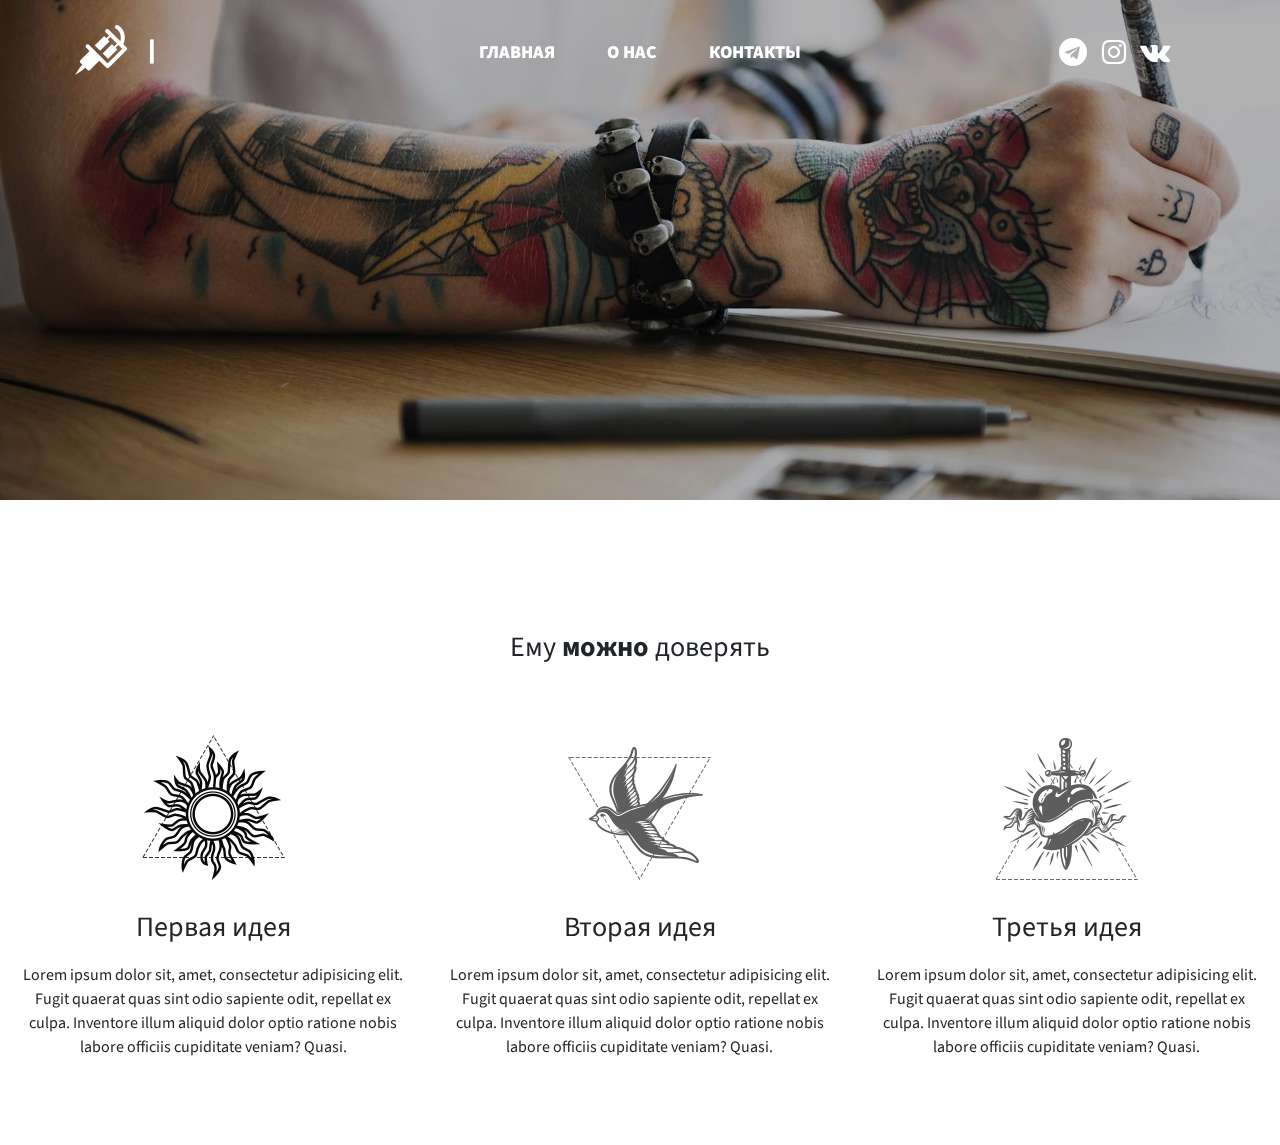
<file: about.html>
<!DOCTYPE html>
<html lang="en">
<head>
	<meta charset="UTF-8">
	<meta name="viewport" content="width=device-width, initial-scale=1, shrink-to-fit=no">
	<link rel="stylesheet" href="css/style.css">
	<link rel="stylesheet" href="css/width.css">
	<link rel="stylesheet" href="css/normalize.css">
	<link rel="stylesheet" href="css/font-awesome.min.css">
	<link rel="stylesheet" href="css/component.css">
	<link rel="stylesheet" href="css/style-slider.css">
	<link rel="stylesheet" href="css/reset.css">
	<link rel="stylesheet" href="css/style-new.css">

	<link href="https://fonts.googleapis.com/css2?family=Yanone+Kaffeesatz:wght@400;700&display=swap" rel="stylesheet">
<link href="http://fonts.googleapis.com/css?family=Source+Sans+Pro:300,400,700" rel="stylesheet" type="text/css">
	
	<link href="https://fonts.googleapis.com/css2?family=Unica+One&display=swap" rel="stylesheet">
	<link rel="stylesheet" href="https://maxcdn.bootstrapcdn.com/bootstrap/4.0.0/css/bootstrap.min.css" integrity="sha384-Gn5384xqQ1aoWXA+058RXPxPg6fy4IWvTNh0E263XmFcJlSAwiGgFAW/dAiS6JXm" crossorigin="anonymous">

	<link href="https://fonts.googleapis.com/css2?family=Staatliches&display=swap" rel="stylesheet">
	<link href="https://fonts.googleapis.com/css2?family=Kaushan+Script&display=swap" rel="stylesheet">
	<link href="https://fonts.googleapis.com/css2?family=Comfortaa:wght@300;500&display=swap" rel="stylesheet">


<script src="https://maxcdn.bootstrapcdn.com/bootstrap/4.0.0/js/bootstrap.min.js" integrity="sha384-JZR6Spejh4U02d8jOt6vLEHfe/JQGiRRSQQxSfFWpi1MquVdAyjUar5+76PVCmYl" crossorigin="anonymous"></script>
	<title>Document</title>
	<link rel="stylesheet" type="text/css" href="css/animate.css" />
<script src="js/wow.min.js"></script>

        <script>
       new WOW().init();
    </script>
</head>
<body>
	<div class="wrapper">

			<div class="about1" class="parallax-window" data-parallax="scroll" data-image-src="img/elements-title-img-1.jpg">
				<div class="header">
				<div class="logo">
					<img src="img/logo.png" alt="">
					<div class="content1">
			           <div class="text1 wow fadeIn"></div>
			        </div>
			        <div class="awesome-block">
			        	<a href="" class="aws1"><i class="fa fa-telegram"></i></a>
			  	 		<a href="" class="aws1"><i class="fa fa-instagram"></i></a>
			  	 		<!-- <a href=""><i class="fa fa-twitter"></i></a> -->
			  	 		<a href="" class="aws1"><i class="fa fa-vk"></i></a>
			        </div>
				</div>
			  <div class="menu">
			  	 <ul>
			  	 	<li class="cl-effect-1"><a href="#">Главная</a></li>
			  	 	<li class="cl-effect-1"><a href="#">О нас</a></li>
			  	 	<li class="cl-effect-1"><a href="#">Контакты</a></li>
			  	 </ul>
			  </div>
			  <div class="menu-bg-s">
			  	<div class="logo">
					<img src="img/logo.png" alt="">
				</div>
				<svg class="ham hamRotate ham1" id="to_right" width="80" onclick="this.classList.toggle('active1')">
  <path
        class="line top"
        d="m 30,33 h 40 c 0,0 9.044436,-0.654587 9.044436,-8.508902 0,-7.854315 -8.024349,-11.958003 -14.89975,-10.85914 -6.875401,1.098863 -13.637059,4.171617 -13.637059,16.368042 v 40" />
  <path
        class="line middle"
        d="m 30,50 h 40" />
  <path
        class="line bottom"
        d="m 30,67 h 40 c 12.796276,0 15.357889,-11.717785 15.357889,-26.851538 0,-15.133752 -4.786586,-27.274118 -16.667516,-27.274118 -11.88093,0 -18.499247,6.994427 -18.435284,17.125656 l 0.252538,40" />
</svg>
			  </div>
			  <div class="menu-responsive share" id="share">
			  		<ul class="menu-rw">
			  	 		<li class="cl-effect-1"><a href="#">Главная</a></li>
			  	 		<li class="cl-effect-1"><a href="#">О нас</a></li>
			  	 		<li class="cl-effect-1"><a href="#">Контакты</a></li>
			  	    </ul>
			  </div>
			  
			</div>

			<div class="header1">
				<div class="logo">
					<img src="img/logo.png" alt="">
					<div class="content1">
			           <div class="text1 wow fadeIn"></div>
			        </div>
			        <div class="awesome-block">
			        	<a href="" class="aws1"><i class="fa fa-telegram"></i></a>
			  	 		<a href="" class="aws1"><i class="fa fa-instagram"></i></a>
			  	 		<a href="" class="aws1"><i class="fa fa-vk"></i></a>
			        </div>
				</div>
			  <div class="menu">
			  	 <ul>
			  	 	<li class="cl-effect-1"><a href="index.html">Главная</a></li>
			  	 	<li class="cl-effect-1"><a href="about.html">О нас</a></li>
			  	 	<li class="cl-effect-1"><a href="#">Контакты</a></li>
			  	 </ul>
			  </div>
			  
			</div>
			</div>





			<div class="about2">
				<div class="container">
					<div class="row">
						<div class="col-md-12">
		<h1 class="title" style="margin: 50px 0;">
			<span>Ему</span>
			<span class="cd-words-wrapper">
				<b class="is-visible">можно</b>
			</span>
			<span style="margin-left:0px;">доверять</span>
		</h1>

						</div>
						<div class="col-md-4">
							<div class="block-idea">
								<img src="img/p1-custom-icon-img-1.png" alt="" class="img-fluid">
								<h1 class="title">Первая идея</h1>
								<p>Lorem ipsum dolor sit, amet, consectetur adipisicing elit. Fugit quaerat quas sint odio sapiente odit, repellat ex culpa. Inventore illum aliquid dolor optio ratione nobis labore officiis cupiditate veniam? Quasi.</p>
							</div>
						</div>
						<div class="col-md-4">
							<div class="block-idea">
								<img src="img/p1-custom-icon-hover-img-2.png" alt="" class="img-fluid">
								<h1 class="title">Вторая идея</h1>
								<p>Lorem ipsum dolor sit, amet, consectetur adipisicing elit. Fugit quaerat quas sint odio sapiente odit, repellat ex culpa. Inventore illum aliquid dolor optio ratione nobis labore officiis cupiditate veniam? Quasi.</p>
							</div>
						</div>
						<div class="col-md-4">
							<div class="block-idea">
								<img src="img/p1-custom-icon-hover-img-3.png" alt="" class="img-fluid">
								<h1 class="title">Третья идея</h1>
								<p>Lorem ipsum dolor sit, amet, consectetur adipisicing elit. Fugit quaerat quas sint odio sapiente odit, repellat ex culpa. Inventore illum aliquid dolor optio ratione nobis labore officiis cupiditate veniam? Quasi.</p>
							</div>
						</div>
					</div>
				</div>
			</div>

	</div>

<script src="https://ajax.googleapis.com/ajax/libs/jquery/3.1.1/jquery.min.js"></script>
<script src="js/main.js"></script>
<script src="js/bootstrap.min.js"></script>
<script src="js/modernizr.custom.js"></script>
<script src="js/index.js"></script>
<script src="js/index1.js"></script>
<script src="js/parallax.js"></script>
<script>
$("#to_right").click(function() {
   if ( $("#share").hasClass("share share_hide") )
   {
   $("#share").removeClass( );
   $("#share").addClass("share share_show");
   }
   else
   {
   $("#share").removeClass( );
   $("#share").addClass("share share_hide");
   }
});
</script>
<script>
	var $header = $(".header1")
var scroll = 0
var active = "active"
$(window).scroll(function() {
  if ($(window).scrollTop() > scroll) {
    $header.addClass(active)
  } else {
    $header.removeClass(active)
  }
})
</script>
</body>
</html>
</file>
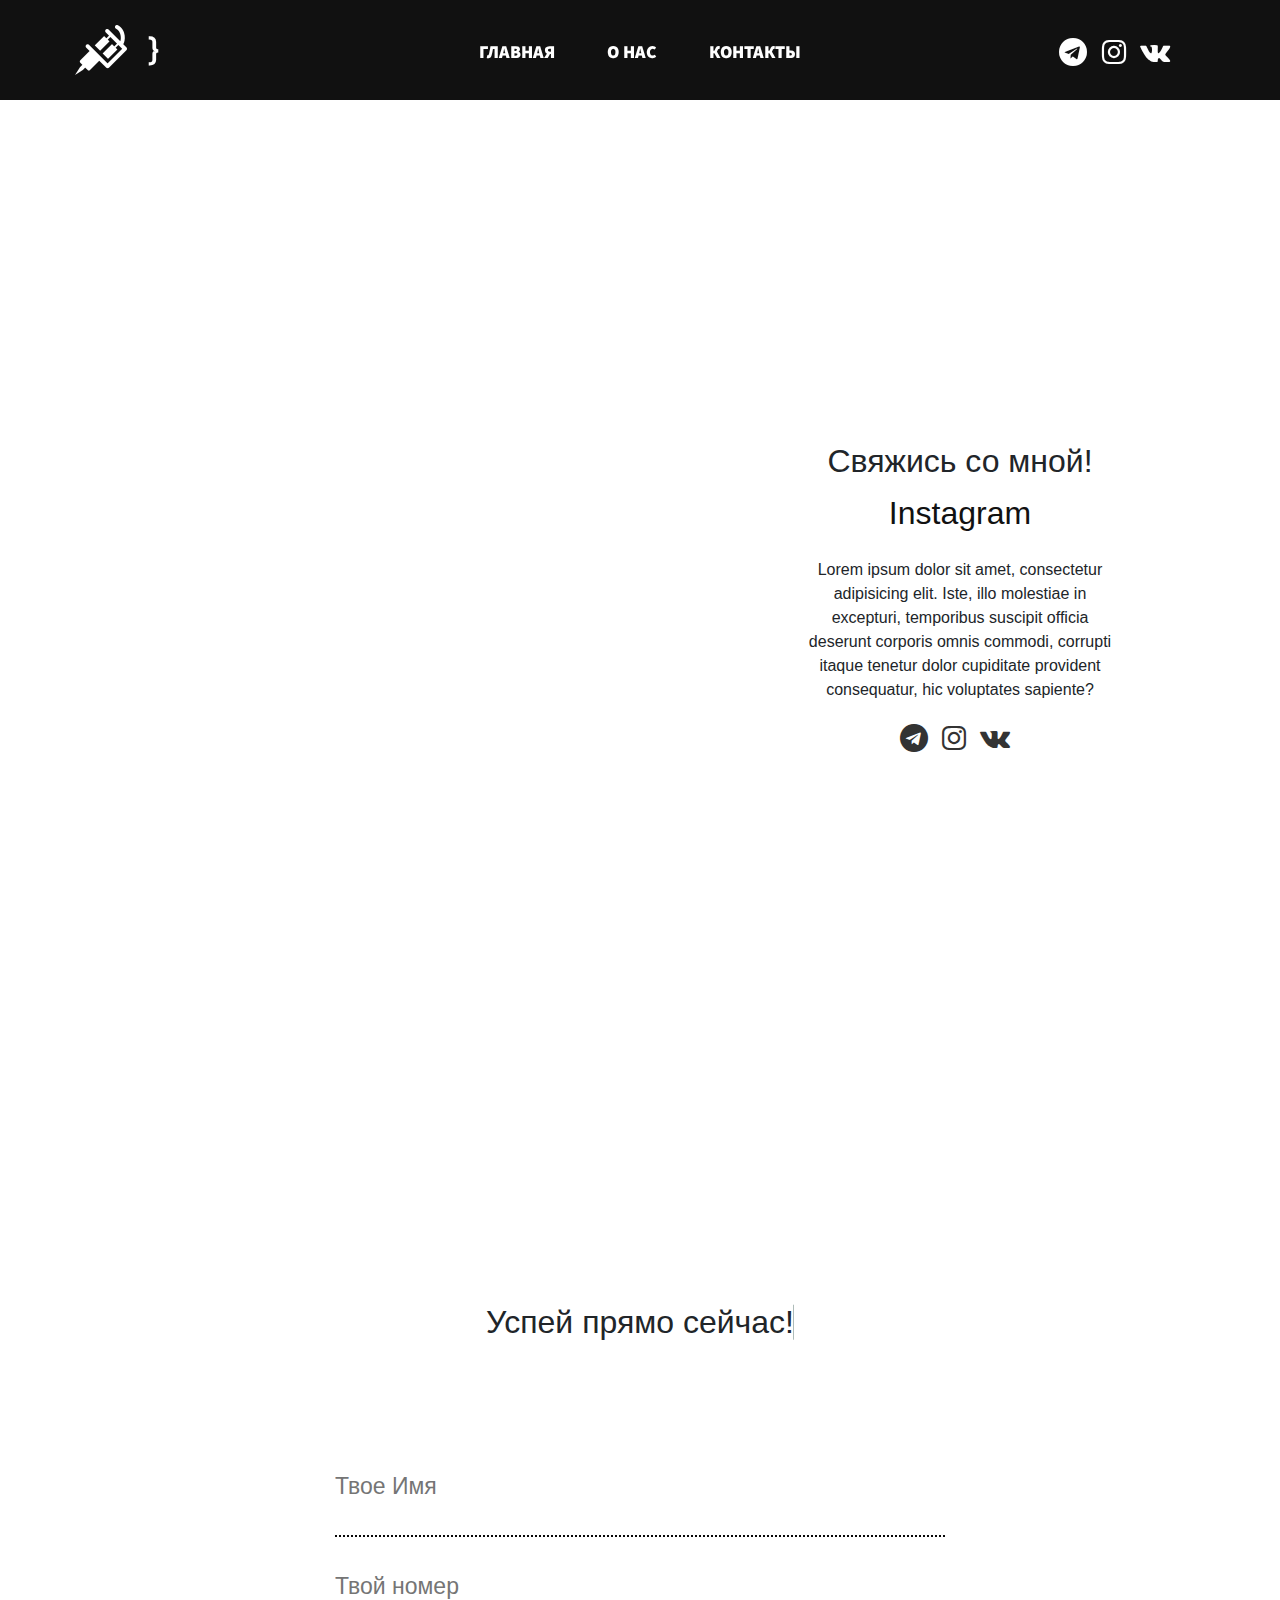
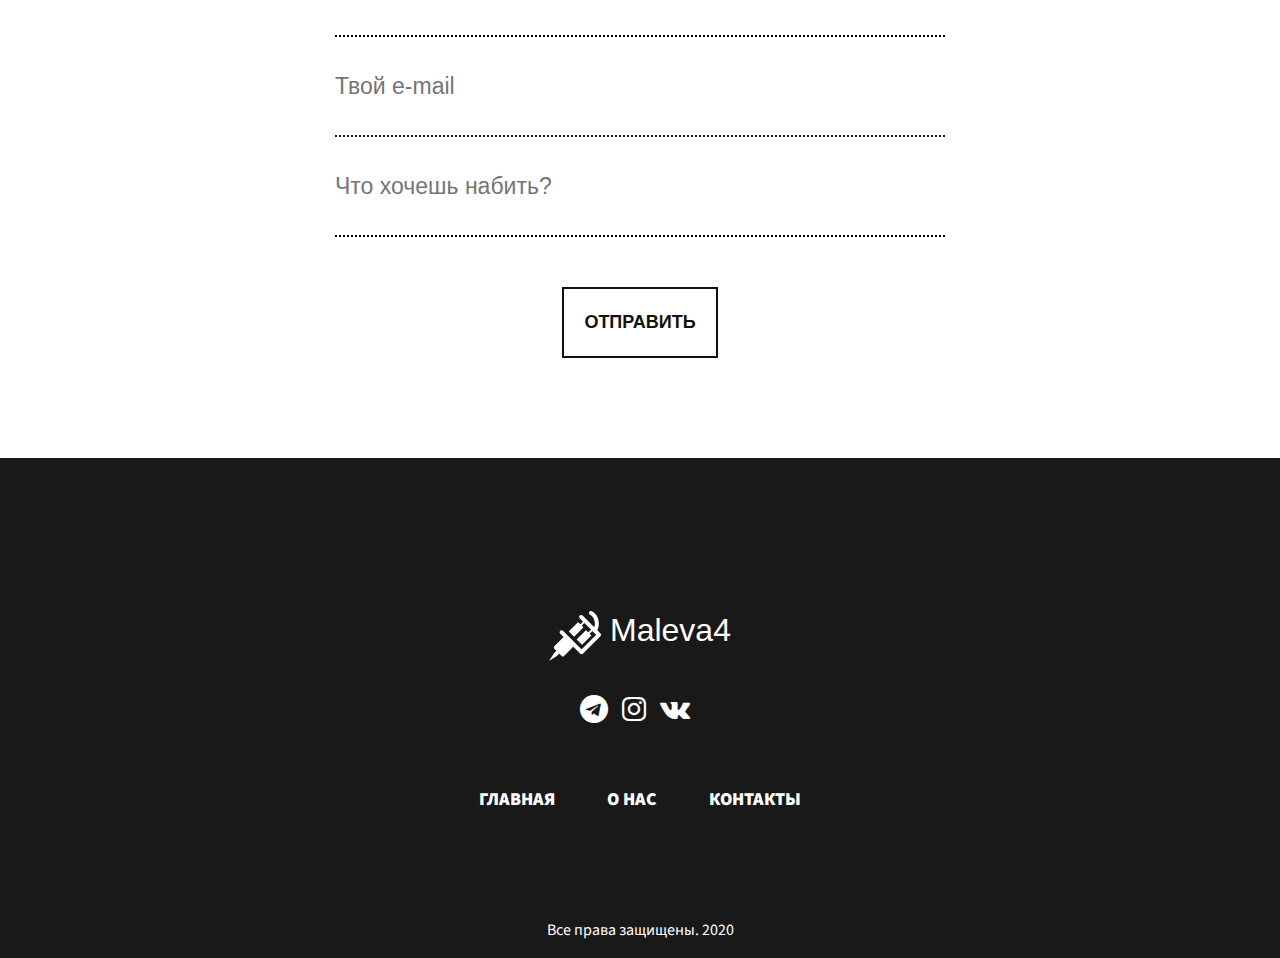
<file: contact.html>
<!DOCTYPE html>
<html lang="en">
<head>
	<meta charset="UTF-8">
	<meta name="viewport" content="width=device-width, initial-scale=1, shrink-to-fit=no">
	<link rel="stylesheet" href="css/style.css">
	<link rel="stylesheet" href="css/width.css">
	<link rel="stylesheet" href="css/normalize.css">
	<link rel="stylesheet" href="css/font-awesome.min.css">
	<link rel="stylesheet" href="css/component.css">
	<link rel="stylesheet" href="css/style-slider.css">
	<link rel="stylesheet" href="css/reset.css">
	<link rel="stylesheet" href="css/style-new.css">

	<link href="https://fonts.googleapis.com/css2?family=Yanone+Kaffeesatz:wght@400;700&display=swap" rel="stylesheet">
<link href="http://fonts.googleapis.com/css?family=Source+Sans+Pro:300,400,700" rel="stylesheet" type="text/css">
	
	<link href="https://fonts.googleapis.com/css2?family=Unica+One&display=swap" rel="stylesheet">
	<link rel="stylesheet" href="https://maxcdn.bootstrapcdn.com/bootstrap/4.0.0/css/bootstrap.min.css" integrity="sha384-Gn5384xqQ1aoWXA+058RXPxPg6fy4IWvTNh0E263XmFcJlSAwiGgFAW/dAiS6JXm" crossorigin="anonymous">

	<link href="https://fonts.googleapis.com/css2?family=Staatliches&display=swap" rel="stylesheet">
	<link href="https://fonts.googleapis.com/css2?family=Kaushan+Script&display=swap" rel="stylesheet">
	<link href="https://fonts.googleapis.com/css2?family=Comfortaa:wght@300;500&display=swap" rel="stylesheet">


<script src="https://maxcdn.bootstrapcdn.com/bootstrap/4.0.0/js/bootstrap.min.js" integrity="sha384-JZR6Spejh4U02d8jOt6vLEHfe/JQGiRRSQQxSfFWpi1MquVdAyjUar5+76PVCmYl" crossorigin="anonymous"></script>
	<title>Document</title>
	<link rel="stylesheet" type="text/css" href="css/animate.css" />
<script src="js/wow.min.js"></script>

        <script>
       new WOW().init();
    </script>
</head>
<body>
	<div class="wrapper">

			<div class="contact1">
				<div class="header g5h" style="background: #111;">
				<div class="logo">
					<img src="img/logo.png" alt="">
					<div class="content1">
			           <div class="text1 wow fadeIn"></div>
			        </div>
			        <div class="awesome-block">
			        	<a href="" class="aws1"><i class="fa fa-telegram"></i></a>
			  	 		<a href="" class="aws1"><i class="fa fa-instagram"></i></a>
			  	 		<!-- <a href=""><i class="fa fa-twitter"></i></a> -->
			  	 		<a href="" class="aws1"><i class="fa fa-vk"></i></a>
			        </div>
				</div>
			  <div class="menu">
			  	 <ul>
			  	 	<li class="cl-effect-1"><a href="/">Главная</a></li>
			  	 	<li class="cl-effect-1"><a href="about.html">О нас</a></li>
			  	 	<li class="cl-effect-1"><a href="contact.html">Контакты</a></li>
			  	 </ul>
			  </div>
			  <div class="menu-bg-s">
			  	<div class="logo">
					<img src="img/logo.png" alt="">
				</div>
				<svg class="ham hamRotate ham1" id="to_right" width="80" onclick="this.classList.toggle('active1')">
  <path
        class="line top"
        d="m 30,33 h 40 c 0,0 9.044436,-0.654587 9.044436,-8.508902 0,-7.854315 -8.024349,-11.958003 -14.89975,-10.85914 -6.875401,1.098863 -13.637059,4.171617 -13.637059,16.368042 v 40" />
  <path
        class="line middle"
        d="m 30,50 h 40" />
  <path
        class="line bottom"
        d="m 30,67 h 40 c 12.796276,0 15.357889,-11.717785 15.357889,-26.851538 0,-15.133752 -4.786586,-27.274118 -16.667516,-27.274118 -11.88093,0 -18.499247,6.994427 -18.435284,17.125656 l 0.252538,40" />
</svg>
			  </div>
			  <div class="menu-responsive share" id="share">
			  		<ul class="menu-rw">
			  	 		<li class="cl-effect-1"><a href="/">Главная</a></li>
			  	 		<li class="cl-effect-1"><a href="about.html">О нас</a></li>
			  	 		<li class="cl-effect-1"><a href="contact.html">Контакты</a></li>
			  	    </ul>
			  </div>
			  
			</div>


			<div class="header1">
				<div class="logo">
					<img src="img/logo.png" alt="">
					<div class="content1">
			           <div class="text1 wow fadeIn"></div>
			        </div>
			        <div class="awesome-block">
			        	<a href="" class="aws1"><i class="fa fa-telegram"></i></a>
			  	 		<a href="" class="aws1"><i class="fa fa-instagram"></i></a>
			  	 		<a href="" class="aws1"><i class="fa fa-vk"></i></a>
			        </div>
				</div>
			  <div class="menu">
			  	 <ul>
			  	 	<li class="cl-effect-1"><a href="/">Главная</a></li>
			  	 	<li class="cl-effect-1"><a href="about.html">О нас</a></li>
			  	 	<li class="cl-effect-1"><a href="contact.html">Контакты</a></li>
			  	 </ul>
			  </div>
			  
			</div>

			<iframe src="https://www.google.com/maps/embed?pb=!1m18!1m12!1m3!1d1195.2160600310629!2d45.01324768361827!3d53.19216606539889!2m3!1f0!2f0!3f0!3m2!1i1024!2i768!4f13.1!3m3!1m2!1s0x4141005813c33575%3A0x6fcd4c1e03c9cb54!2z0YPQuy4g0JzQsNC60YHQuNC80LAg0JPQvtGA0YzQutC-0LPQviwgMzjQkCwg0J_QtdC90LfQsCwg0J_QtdC90LfQtdC90YHQutCw0Y8g0L7QsdC7LiwgNDQwMDAw!5e0!3m2!1sru!2sru!4v1603700359226!5m2!1sru!2sru" width="50%" height="1000" frameborder="0" style="border:0; margin: 100px 0 0 0;" allowfullscreen="" aria-hidden="false" tabindex="0"></iframe>

			<div class="left-frame">
				<div class="lfb">
				<section class="cd-intro" style="margin-bottom: 20px;">
						<h1 class="cd-headline slide">
							<span>Свяжись со мной!</span>
							<span class="cd-words-wrapper">
								<b class="is-hidden" style="color: #111;">Telegram</b>
								<b class="is-hidden" style="color: #111;">Vk</b>
								<b class="is-hidden" style="color: #111;">What's up</b>
								<b class="is-hidden" style="color: #111;">Viber</b>
								<b class="is-visible" style="color: #111;">Instagram</b>
							</span>
						</h1>
				</section>
				<p style="text-align: center;max-width: 600px;">Lorem ipsum dolor sit amet, consectetur adipisicing elit. Iste, illo molestiae in excepturi, temporibus suscipit officia deserunt corporis omnis commodi, corrupti itaque tenetur dolor cupiditate provident consequatur, hic voluptates sapiente?</p>
				<div class="awesome-block-foot">
	<div class="aws-rot mx-auto">
						<a href="" class="aws1"><i class="fa fa-telegram" style="color: #333;"></i></a>
			  	 		<a href="" class="aws1"><i class="fa fa-instagram" style="color: #333;"></i></a>
			  	 		<a href="" class="aws1"><i class="fa fa-vk" style="color: #333;"></i></a>
	</div>
			        </div>
				</div>
				
			</div>
			</div>





			<div class="ex5">
				<div class="container">
					<div class="row">
						<div class="col-md-12">
							<section class="cd-intro">
		<h1 class="cd-headline letters type">
			<span>Успей</span>
			<span class="cd-words-wrapper">
				<b class="is-hidden">записаться</b>
				<b class="is-visible">прямо сейчас!</b>
			</span>
		</h1>
	</section>
						</div>
						<div class="col-md-6 mx-auto d-block">
							<div class="input-form-foot">
								<input type="text" name="text" value="" size="40" class="wpcf7-text mx-auto d-block" aria-invalid="false" placeholder="Твое Имя" autocomplete="off">
							</div>
							<div class="input-form-foot">
								<input type="text" name="text" value="" size="40" class="wpcf7-text mx-auto d-block" aria-invalid="false" placeholder="Твой номер" autocomplete="off">
							</div>
							<div class="input-form-foot">
								<input type="text" name="text" value="" size="40" class="wpcf7-text mx-auto d-block" aria-invalid="false" placeholder="Твой e-mail" autocomplete="off">
							</div>
							<div class="input-form-foot">
								<input type="text" name="text" value="" size="40" class="wpcf7-text mx-auto d-block" aria-invalid="false" placeholder="Что хочешь набить?" autocomplete="off">
							</div>
							<div class="input-form-foot" style="display: flex;">
								<div class="send-but d-block mx-auto">
									<a href="#" class="but-on mx-auto d-block">Отправить</a>
								</div>
							</div>
						</div>

					</div>
				</div>
			</div>

			<div class="ex6">
				<div class="container">
					<div class="row">
						<div class="col-md-12">
							<section class="cd-intro" style="margin-bottom: 20px;">
		<h1 class="cd-headline slide">
			<span><img src="img/logo.png" alt="" class="img-fluid"></span>
			<span class="cd-words-wrapper">
				<b class="is-hidden" style="color: #fff;">Denis</b>
				<b class="is-visible" style="color: #fff;">Maleva4</b>
			</span>
		</h1>
</section>
<div class="awesome-block-foot">
	<div class="aws-rot mx-auto">
						<a href="" class="aws1"><i class="fa fa-telegram"></i></a>
			  	 		<a href="" class="aws1"><i class="fa fa-instagram"></i></a>
			  	 		<a href="" class="aws1"><i class="fa fa-vk"></i></a>
	</div>
			        </div>

			        <div class="menu">
			  	 <ul>
			  	 	<li class="cl-effect-1"><a href="/">Главная</a></li>
			  	 	<li class="cl-effect-1"><a href="about.html">О нас</a></li>
			  	 	<li class="cl-effect-1"><a href="contact.html">Контакты</a></li>
			  	 </ul>
			  </div>
						</div>
						
					</div>
				</div>
			</div>


			<div class="ex7">
				<div class="container">
					<div class="row">
						<div class="col-md-12">
							<h1 class="title" style="color: #fff; font-size: 16px; margin-bottom: 0;">Все права защищены. 2020</h1>
						</div>
					</div>
				</div>
			</div>

	</div>

<script src="https://ajax.googleapis.com/ajax/libs/jquery/3.1.1/jquery.min.js"></script>
<script src="js/main.js"></script>
<script src="js/bootstrap.min.js"></script>
<script src="js/modernizr.custom.js"></script>
<script src="js/index.js"></script>
<script src="js/index1.js"></script>
<script src="js/parallax.js"></script>
<script>
$("#to_right").click(function() {
   if ( $("#share").hasClass("share share_hide") )
   {
   $("#share").removeClass( );
   $("#share").addClass("share share_show");
   }
   else
   {
   $("#share").removeClass( );
   $("#share").addClass("share share_hide");
   }
});
</script>
<script>
	var $header = $(".header1")
var scroll = 0
var active = "active"
$(window).scroll(function() {
  if ($(window).scrollTop() > scroll) {
    $header.addClass(active)
  } else {
    $header.removeClass(active)
  }
})
</script>
</body>
</html>
</file>
<file: css/style.css>
* {
	margin: 0;
	padding: 0;
}
.wrapper {
	float: left;
	width: 100%;
	/*height: 100vh;*/
	/*background: url(../img/slider-video.mp4);*/
}
body {
	font-family: "Source Sans Pro", sans-serif;
}


h3 {
  display: inline-block;
  padding: 10px;
  background: #B9121B;
  border-top-left-radius: 10px;
  border-top-right-radius: 10px;
}

.full-screen {
  background-size: cover;
  background-position: center;
  background-repeat: no-repeat;
}



@font-face {
	font-family: 'Anton';
	src: url('../font/1Ptgg87LROyAm3Kz-C8.woff2');
	font-weight: normal;
	font-style: normal;
}

.is_overlay{ display: block; width: 100%; height: 100%; }
#trailer {
/*position: fixed;*/
top: 0; right: 0; bottom: 0; left: 0;
overflow: hidden;
}
li {
	list-style: none;
}
a:hover {
	/*text-decoration: none !important;*/
	border-bottom: none;
}


/*#trailer > video {
position: absolute;
top: 0;
left: 0;
width: 100%;
height: 100%;
}*/
.header	{
	width: 100%;
	height: 100px;
	position: absolute;
	top:0;
	transition: all .1s ease-in-out;
	/*background-color: #333;*/
	/*z-index: 9999;*/
	display: inline-flex;
}
.active {
  top: 0 !important;
}
.header1 {
  	top:-100px;
  	width: 100%;
	height: 100px;
	position: fixed;
	background: #111;
	transition: all 1s ease-in-out;
	z-index: 9999;
	display: inline-flex;
}
.hf4g {display: block;}
.hf5g {display: none;}
.header1>.menu>ul>li.cl-effect-1>a {color: #fff;}
.menu {
	margin: 0 auto;
	display: block;
	z-index: 999;

}
.logo {
	padding: 25px 50px 25px 75px;
    z-index: 999;
    position: absolute;
    width: 100%;
    display: inline-block;
}
.awesome-block {
	position: absolute;
	right: 100px;
	margin-top: 7px;
}
.awesome-block1 {
	color:#000 !important;
}
a.awesome-block1 {
	transition: all .2s ease-in-out;
}
a.awesome-block1:hover {
	color: #333;
}
.awesome-block > a {
	color: #fff;
	margin-right: 10px;
	font-size: 28px;
	transition: all .2s ease-in-out;
}
.awesome-block > a:hover {
	text-decoration: none;
	color: #ababab;
	/*font-size: 29px;*/
}
.logo>img {float: left;}
p.logotext {
	float: left;
}
.ham {
  cursor: pointer;
  z-index: 9999;
  position: absolute;
  right: 0;
  transform: scale(0.5);
  float: right;
  margin: -35px 5px;
  -webkit-tap-highlight-color: transparent;
  transition: transform 400ms;
  -moz-user-select: none;
  -webkit-user-select: none;
  -ms-user-select: none;
  user-select: none;
}
.line {
  fill:none;
  transition: stroke-dasharray 400ms, stroke-dashoffset 400ms;
  stroke:#fff;
  stroke-width:5.5;
  stroke-linecap:round;
}
.menu-responsive {
	width: 100%;
	/*transition: all 1s ease-in-out;*/
	position: fixed;
	text-align: center;
    vertical-align: middle;
    height: 100vh;
    top: -800px;
	z-index: 90;
}
.hamRotate.active1 {
  transform: rotate(45deg) scale(0.5) translate(-20px, 0px);;

}
.hamRotate180.active1 {
  transform: rotate(180deg);
  transform: scale(0.5);

}
.ham1 .top {
  stroke-dasharray: 40 139;
}
.ham1 .bottom {
  stroke-dasharray: 40 180;
}
.ham1.active1 .top {
  stroke-dashoffset: -98px;
}
.ham1.active1 .bottom {
  stroke-dashoffset: -138px;
}
.content1 {float: left;}
.text1 {
	color: #fff;
	font-family: 'Unica One', cursive;
	font-size: 36px;
	margin-left: 20px;
	font-weight: 900;
	letter-spacing: 2px;
}
.text {
	color: #fff;
	font-family: 'Unica One', cursive;
	font-size: 36px;
	margin-left: 20px;
	font-weight: 900;
	letter-spacing: 2px;
}
.menu>ul>li {float: left;}
.menu>ul>li>a {
	float: left;
	padding: 40px 10px;
	color: #FFF;
	text-transform: uppercase;
	/*font-weight: 900;*/
	font-size: 22px;
	font-family: "Source Sans Pro", sans-serif;
    font-size: 18px;
    line-height: 26px;
    font-weight: 900;
    /*letter-spacing: -0.03em;*/
	transition: all .2s ease-in-out;
}
.menu>ul>li>a:hover {
	color: #bbb;
    text-decoration: none;
}

/**/

@import 'https://fonts.googleapis.com/css?family=Roboto+Mono:100';
html,
body {
  height: 100%;
}
.container {
  height: 100%;
  width: 100%;
  justify-content: center;
  align-items: center;
  display: flex;
}
.text {
    margin: auto auto;
    font-size: 22px;
	font-family: 'Anton', sans-serif;
    font-size: 68px;
    line-height: 26px;
    font-weight: 400;
    text-transform: uppercase;
    letter-spacing: 15px;
    /* vertical-align: middle; */
    float: left;
    color: #fff;

}
.dud {
  color: #000;
}
.ex4 {
	float: left;
	width: 100%;
	/*padding: 100px 0;*/
}
h1.title {
	font-family: "Source Sans Pro", sans-serif;
    font-size: 28px;
    font-weight: 400;
    text-align: center;
    line-height: 55px;
}

@font-face {
	font-family: awesome;
	src: url(../fonts/fontawesome-webfont.woff2);
}

/**/
.carousel-inner {background: #fff;}
.contentt {
	height: 100vh;
    display: grid;
    width: 100%;
    position: relative;
    /*z-index: 9999;*/
}
.ex1 {
	width: 100%;
    float: left;
    background: rgba(0,0,0,0.3);
    overflow: hidden;
    /*height: 100vh;*/
    transform: scale(10%);
    position: relative;
}
.ex2 {
	float: left;
	width: 100%;
	padding: 100px 0;
	/*height: 100vh;*/
}
.img-blockd {
	float: left;
	overflow: hidden;
	width: 100%; 
	margin-bottom: 20px;
}

@media (min-width: 1200px) {}
.container {
    max-width: 1300px !important;
}
}

.try {
	    font-family: 'Anton', sans-serif;
	    font-size: 24px;
}

.text-block {
	width: 100%;
	float: left;
}
.text-block > p {
	color: #989898;
}
.textt {
	margin: auto;
}
.title-ph {
	color: #fff;
	text-transform: uppercase;
	font-family: 'Anton', sans-serif;
	font-size: 88px;
}
.responsive-title {
	color: #fff;
	text-transform: uppercase;
	font-family: 'Anton', sans-serif;
	display: none;
}
.try {
	font-family: 'Anton', sans-serif;
	font-size: 22px;
}
#top {display:none;position:fixed;right:1%;bottom:16px;width:48px;height:48px;background:#ff0000;}
.bg--1 {
background: url(../img/h1-parallax-1.jpg);
}
.ex3 {
	width: 100%;
	float: left;
	/*padding: 100px;*/
	/*height: 1000px;*/
}
.header.fixed {
    width:100%;
    position: fixed;
    top: 0;
    background:#fff !important;
}

.block-num {
   margin: 150px 0;
   width: 100%;
   display: inline-block;
}
.block-num > span {
	display: inline-block !important;
	color: #fff;
	font-size: 81px;
    font-weight: 900;
    font-family: 'Anton', sans-serif;
    line-height: .94em;
    vertical-align: middle;
    text-align: center;letter-spacing: 5px;
    width: 100%;
}
h1.title-num1 {
	font-family: 'Anton', sans-serif;
	font-size: 28px;
	font-weight: 100;
	text-align: center;
	margin-top: 20px;
	color: #fff;
	letter-spacing: 3px;
}
.t4gry {color: #000 !important;}

.kartochka {
	float: left;
	width: 100%;
}
.kartochka>img {
	margin-bottom: 30px;
}
.text-block-1 {
	float: left;
	width: 100%;
	/*margin-bottom: 100px;*/
}
.block-text-tt {
	max-width: 500px;
	margin-top: 100px;
	margin-left: 40px;
}
h1.title-karta {
	/*margin-bottom: 0;*/
	line-height: 30px;
	text-transform: uppercase;
	font-family: 'Anton', sans-serif;
	letter-spacing: 2px;
}
h1.title-karta:nth-child(2) {
	margin-bottom: 30px;
}
/*.ex-4-1-title {
	padding: 70px 0;
	float: left;
	width: 100%;
}*/
.ex-4-1-title-black {
	background: #f3f3f3;
    padding: 70px 0;
	float: left;
	width: 100%;
}
.ex-4-1-title-black>.text-block-1>h1.title {color: #000;}
.left-roa {
	width: 50%;
	float: left;
	height: 100vh;
	/*background: url(../img/m1.jpg) 30%;*/
}
.right-roa {
	width: 50%;
	float: left;
	height: 100vh;
}
.ex5 {
	width: 100%;
	padding: 100px 0;
	float: left;
	/*height: 100vh;*/
}
.input-form-foot {
	width: 100%;
	float: left;
}
.wpcf7-text {
	/*font-family: Anton,sans-serif;*/
    color: #080808;
    margin: 0;
    padding: 29px 0;
    border: none;
    width: 100%;
    border-bottom: 2px dotted #080808;
    font-size: 23px;
    line-height: 1.74em;
    /*text-transform: uppercase;*/
}
input {outline:none;}
li.cl-effect-181 {margin-top: 30px;}
a.but-on {
    font-size: 18px;
    padding: 20px 20px !important;
    text-transform: uppercase;
    border: 2px solid #111;
    font-weight: 700;
    margin-top: 50px;
    transition: all .2s ease-in-out;
    color: #111;
}
a.but-on:hover {
	text-decoration: none;
	color: #fff;
	background: #000;
}
.share>ul>li>a {
	float: left;
	padding: .4em 1em;
	width: 100%;
	text-align: center;
	color: #FFF;
	text-transform: uppercase;
	/*font-weight: 900;*/
	font-size: 22px;
	font-family: 'Anton', sans-serif;
    font-size: 18px;
    line-height: 26px;
    font-weight: 400;
    letter-spacing: .06em;
	transition: all .2s ease-in-out;
}
.share>ul>li {
	width: 100%;
    display: inline-block;
    margin: .2em 0;
}
.carousel-indicators li {
	border-radius: 50%;
	width: 10px !important;
    height: 10px !important;
}
.menu-bg-s {
	width: 100%;
	position: fixed;
	background: #111;
	z-index: 9999;
	height: 50px;
	display: none;
}
.block-text-tt-resp {display: none; padding: 30px 20px;}
.block-text-tt-resp>h1 {color: #fff; text-align: center;}
.block-text-tt-resp>p {color: #fff; text-align: center;}
.share_hide {top:50px; animation: textt .4s; position: absolute; width: 100%;background: rgba(0,0,0,0.7);}
@keyframes textt {
from {top:-100%;}
to {top:50px;}
}
.share_show {top:-100%; animation: texttt .4s; position: absolute;width: 100%;background: rgba(0,0,0,0.7);}
@keyframes texttt {
from {top:50px;}
to {top:-100%;}
}
.menu-rw {
	position: absolute;
    width: 100%;
    top: 50%;
    transform: translateY(-50%);
}
.menu-rw>li>a {font-family: 'Yanone Kaffeesatz', sans-serif;}
.share {
	    width: 100%;
    /*transition: all 1s ease-in-out;*/
    position: fixed;
    text-align: center;
    vertical-align: middle;
    height: 100vh;
    z-index: 90;
}
.carousel-item {
	text-align: center;
    vertical-align: middle;
}
.carousel-caption {
	    position: absolute;
    top: 0;
    bottom: 0;
    margin: auto 0;
    height: fit-content;
}
.carousel-caption>h3 {
	font-family: 'Staatliches', cursive;
	color: #fff;
	/*text-align: justify;*/
	line-height: 110px;
	border: none;
	width: 100%;
	font-size: 128px;
	/*max-width: 500px;*/
	background: none;
}
.carousel-caption>.kiki-b>h3 {
	font-size: 120px;
	color: #fff;
	    margin-right: -208px;
	font-family: 'Kaushan Script', cursive;
	background: none;
}
.carousel-caption>p {
    font-family: 'Comfortaa', cursive;
    font-size: 20px;

} 
h3.kiki {
	font-family: 'Kaushan Script', cursive;
	line-height: 0px;
}


.sppb-column {
    width: 100%;
    height: 100%;
    display: -ms-flexbox;
    display: flex;
    -ms-flex-wrap: wrap;
    flex-wrap: wrap;
}
.sppb-column, .sppb-column-addons {
    position: relative;
    z-index: 1;
    width: 100%;
}
.sppb-text-center {
    text-align: center;
}
.sppb-addon-single-image-container {
    display: inline-block;
    position: relative;
}
.ex4-5 {
	float: left;
	width: 100%;
	padding: 100px 0;
	background: #f3f3f3;
}
.img-bl {
	text-align: center;
	margin-bottom: 50px;
}
.text-bl-pn {
	text-align: center;
}
.title-form {
	/*margin: 50px 0;*/
	/*font-family: 'Russo', sans-serif;*/
	text-align: center;
	font-size: 32px;
}
.send-but>li {
	margin-top: 30px;
}
.send-but>li>a {
	font-family: -apple-system,BlinkMacSystemFont,"Segoe UI",Roboto,"Helvetica Neue",Arial,sans-serif,"Apple Color Emoji","Segoe UI Emoji","Segoe UI Symbol";
	font-size: 24px;
}




/*ABOUT*/
 .about1 {
 	height: 500px;
 	width: 100%;
 	float: left;
 }
 .about2 {
 	padding: 70px 0;
 	width: 100%;
 	float: left;
 }
 .block-idea {text-align: center;}
 .block-idea>img {
 	margin-bottom: 20px;
 }
 .block-idea>p {font-family: 'Source Sans Pro', sans-serif;}

 .ex6 {
 	padding: 50px 0;
 	float: left;
 	width: 100%;
 	background: #191919;
 }
 .awesome-block-foot {
	/*position: absolute;*/
	/*right: 100px;*/
	/*margin-top: 7px;*/
	display: flex;
}
.awesome-block-foot>.aws-rot> a {
	color: #fff;
	margin-right: 10px;
	font-size: 28px;
	transition: all .2s ease-in-out;
}
.awesome-block-foot>.aws-rot>a:hover {
	text-decoration: none;
	color: #ababab;
	/*font-size: 29px;*/
}
.ex7 {
	background: #191919;
	width: 100%;
	float: left;
}
.left-frame {
	width: 50%;
    position: relative;
    float: right;
    margin-top: 100px;
    height: 100vh;
    padding: 40px 30px;
}
.lfb {
	    position: absolute;
    top: 50%;
    right: 50%;
    /* transform: translateX(50%); */
    transform: translateY(-50%) translateX(50%);

}
.text-align-left {
	text-align: left;
}
.fp-slide {width: 100% !important;}

.carousel-caption>h3 {
	animation-duration: 1s;
}
.kiki-b>h3 {animation-duration: 2s;}
.sticky {
	position: absolute;
	position: sticky;
    top: 150px;
    margin-bottom: 50px;
}
.ex-4-4 {
	width: 100%;
	float: left;
	/*height: 100vh;*/
}
</file>
<file: css/width.css>
@media only screen and (max-width: 1210px) {
 
.content1 {
	display: none;
}
.carousel {margin-top: 50px;}
.menu-bg-s>.logo>img {display: none;} 
.logo.logo {display: none;} 
.menu-bg-s {display: block;}
.header>.logo {display: none;}
.menu-bg-s>.logo {display: block;}
.block-text-tt {margin-left: 20px !important;}
.header1 {display: none !important;}
.awesome-block {display: none;}
.contact1>iframe {margin-top: 50px !important;}
.g5h {background: none !important;}
.carousel-caption>h3 {  font-size: 78px;line-height: 60px;}
h1.title-ph {display: none;}
.menu-responsive>ul {display: block !important;}
.menu {display: none; }
h1.responsive-title {font-size: 38px; display: block;}
.slider {margin-top:50px;}
.hf4g {display: none !important}
.hf5g {display: block !important}

 
}
@media only screen and (max-width: 987px) {
 
.block-num>span {font-size: 44px;}
h1.title-num1 {font-size: 22px;}
/*.left-roa {height: auto;}*/
 
}
@media only screen and (max-width: 782px) {
 
.ex2 {height: auto;}
/*.ex4 {padding: 100px 0;}*/
.left-roa {height: auto;}
.img-blockd {text-align: center;}
.text-block {text-align: center;}
.right-roa {display: none;}
.left-roa {width: 100%; padding: 70px 0;}
h1.title {font-size: 38px;}
.block-text-tt-resp {display: block;}
.contact1>iframe {width: 100%;height: 400px;}
.left-frame {width: 100%; height: 500px;}
}
@media only screen and (min-width: 1210px) {
 
svg.ham {display: none;}
 
}
@media only screen and (max-width: 992px) {
 
Планшеты в режиме landscape, нетбуки, ноутбуки, десктоп.
 
}
@media only screen and (max-width: 768px) {
 
.menu-responsive>ul>li>a {
	padding: 0 !important;
}
/*.cd-intro {display: none !important}*/
/*.carousel {top: 50px;}*/
.menu-bg-s>.logo {display: none;} 
.cd-headline {
    font-size: 26px !important;
  }
  .text-bl-pn>p {font-size:16px;}

}
@media only screen and (max-width: 500px) {
 
.menu-responsive>ul>li>a {
	padding: 0 !important;
}
 
}





/**/
</file>
<file: css/component.css>
*,
*:after,
*::before {
    -webkit-box-sizing: border-box;
    -moz-box-sizing: border-box;
    box-sizing: border-box;
}

body {
	font-family: Arial, sans-serif;
}

nav a {
	position: relative;
	display: inline-block;
	margin: 15px 25px;
	outline: none;
	color: #fff;
	text-decoration: none;
	text-transform: uppercase;
	letter-spacing: 1px;
	font-weight: 400;
	text-shadow: 0 0 1px rgba(255,255,255,0.3);
	font-size: 1.35em;
}

nav a:hover,
nav a:focus {
	outline: none;
}

/* Эффект 1: Скобки */
.cl-effect-1 a::before,
.cl-effect-1 a::after {
	display: inline-block;
	opacity: 0;
	-webkit-transition: -webkit-transform 0.3s, opacity 0.2s;
	-moz-transition: -moz-transform 0.3s, opacity 0.2s;
	transition: transform 0.3s, opacity 0.2s;
}

.cl-effect-1 a::before {
	margin-right: 10px;
	content: '[';
	-webkit-transform: translateX(20px);
	-moz-transform: translateX(20px);
	transform: translateX(20px);
}

.cl-effect-1 a::after {
	margin-left: 10px;
	content: ']';
	-webkit-transform: translateX(-20px);
	-moz-transform: translateX(-20px);
	transform: translateX(-20px);
}

.cl-effect-1 a:hover::before,
.cl-effect-1 a:hover::after,
.cl-effect-1 a:focus::before,
.cl-effect-1 a:focus::after {
	opacity: 1;
	-webkit-transform: translateX(0px);
	-moz-transform: translateX(0px);
	transform: translateX(0px);
}

/* Эффект 2: 3D */
.cl-effect-2 a {
	line-height: 44px;
	-webkit-perspective: 1000px;
	-moz-perspective: 1000px;
	perspective: 1000px;
}

.cl-effect-2 a span {
	position: relative;
	display: inline-block;
	padding: 0 14px;
	background: #2195de;
	-webkit-transition: -webkit-transform 0.3s;
	-moz-transition: -moz-transform 0.3s;
	transition: transform 0.3s;
	-webkit-transform-origin: 50% 0;
	-moz-transform-origin: 50% 0;
	transform-origin: 50% 0;
	-webkit-transform-style: preserve-3d;
	-moz-transform-style: preserve-3d;
	transform-style: preserve-3d;
}

.csstransforms3d .cl-effect-2 a span::before {
	position: absolute;
	top: 100%;
	left: 0;
	width: 100%;
	height: 100%;
	background: #0965a0;
	content: attr(data-hover);
	-webkit-transition: background 0.3s;
	-moz-transition: background 0.3s;
	transition: background 0.3s;
	-webkit-transform: rotateX(-90deg);
	-moz-transform: rotateX(-90deg);
	transform: rotateX(-90deg);
	-webkit-transform-origin: 50% 0;
	-moz-transform-origin: 50% 0;
	transform-origin: 50% 0;
}

.cl-effect-2 a:hover span,
.cl-effect-2 a:focus span {
	-webkit-transform: rotateX(90deg) translateY(-22px);
	-moz-transform: rotateX(90deg) translateY(-22px);
	transform: rotateX(90deg) translateY(-22px);
}

.csstransforms3d .cl-effect-2 a:hover span::before,
.csstransforms3d .cl-effect-2 a:focus span::before {
	background: #28a2ee;	
}

/* Эффект 3: Линия снизу*/
.cl-effect-3 a {
	padding: 8px 0;
}

.cl-effect-3 a::after {
	position: absolute;
	top: 100%;
	left: 0;
	width: 100%;
	height: 4px;
	background: rgba(0,0,0,0.1);
	content: '';
	opacity: 0;
	-webkit-transition: opacity 0.3s, -webkit-transform 0.3s;
	-moz-transition: opacity 0.3s, -moz-transform 0.3s;
	transition: opacity 0.3s, transform 0.3s;
	-webkit-transform: translateY(10px);
	-moz-transform: translateY(10px);
	transform: translateY(10px);
}

.cl-effect-3 a:hover::after,
.cl-effect-3 a:focus::after {
	opacity: 1;
	-webkit-transform: translateY(0px);
	-moz-transform: translateY(0px);
	transform: translateY(0px);
}

/* Эффект 4: линия снизу */
.cl-effect-4 a {
	padding: 0 0 10px;
}

.cl-effect-4 a::after {
	position: absolute;
	top: 100%;
	left: 0;
	width: 100%;
	height: 1px;
	background: #fff;
	content: '';
	opacity: 0;
	-webkit-transition: height 0.3s, opacity 0.3s, -webkit-transform 0.3s;
	-moz-transition: height 0.3s, opacity 0.3s, -moz-transform 0.3s;
	transition: height 0.3s, opacity 0.3s, transform 0.3s;
	-webkit-transform: translateY(-10px);
	-moz-transform: translateY(-10px);
	transform: translateY(-10px);
}

.cl-effect-4 a:hover::after,
.cl-effect-4 a:focus::after {
	height: 5px;
	opacity: 1;
	-webkit-transform: translateY(0px);
	-moz-transform: translateY(0px);
	transform: translateY(0px);
}

/* Эффект 5: смена */
.cl-effect-5 a {
	overflow: hidden;
	padding: 0 4px;
	height: 1em;
}

.cl-effect-5 a span {
	position: relative;
	display: inline-block;
	-webkit-transition: -webkit-transform 0.3s;
	-moz-transition: -moz-transform 0.3s;
	transition: transform 0.3s;
}

.cl-effect-5 a span::before {
	position: absolute;
	top: 100%;
	content: attr(data-hover);
	font-weight: 700;
	-webkit-transform: translate3d(0,0,0);
	-moz-transform: translate3d(0,0,0);
	transform: translate3d(0,0,0);
}

.cl-effect-5 a:hover span,
.cl-effect-5 a:focus span {
	-webkit-transform: translateY(-100%);
	-moz-transform: translateY(-100%);
	transform: translateY(-100%);
}

/* Эффект 6: появляется граница слева и снизу */
.cl-effect-6 a {
	margin: 0 10px;
	padding: 10px 20px;
}

.cl-effect-6 a::before {
	position: absolute;
	top: 0;
	left: 0;
	width: 100%;
	height: 2px;
	background: #fff;
	content: '';
	-webkit-transition: top 0.3s;
	-moz-transition: top 0.3s;
	transition: top 0.3s;
}

.cl-effect-6 a::after {
	position: absolute;
	top: 0;
	left: 0;
	width: 2px;
	height: 2px;
	background: #fff;
	content: '';
	-webkit-transition: height 0.3s;
	-moz-transition: height 0.3s;
	transition: height 0.3s;
}

.cl-effect-6 a:hover::before {
	top: 100%;
	opacity: 1;
}

.cl-effect-6 a:hover::after {
	height: 100%;
} 

/* Эффект 7: появляется граница сверху */
.cl-effect-7 a {
	padding: 12px 10px 10px;
	color: #566473;
	text-shadow: none;
	font-weight: 700;
}

.cl-effect-7 a::before,
.cl-effect-7 a::after {
	position: absolute;
	top: 100%;
	left: 0;
	width: 100%;
	height: 3px;
	background: #566473;
	content: '';
	-webkit-transition: -webkit-transform 0.3s;
	-moz-transition: -moz-transform 0.3s;
	transition: transform 0.3s;
	-webkit-transform: scale(0.85);
	-moz-transform: scale(0.85);
	transform: scale(0.85);
}

.cl-effect-7 a::after {
	opacity: 0;
	-webkit-transition: top 0.3s, opacity 0.3s, -webkit-transform 0.3s;
	-moz-transition: top 0.3s, opacity 0.3s, -moz-transform 0.3s;
	transition: top 0.3s, opacity 0.3s, transform 0.3s;
}

.cl-effect-7 a:hover::before,
.cl-effect-7 a:hover::after,
.cl-effect-7 a:focus::before,
.cl-effect-7 a:focus::after {
	-webkit-transform: scale(1);
	-moz-transform: scale(1);
	transform: scale(1);
}

.cl-effect-7 a:hover::after,
.cl-effect-7 a:focus::after {
	top: 0%;
	opacity: 1;
}

/* Эффект 8: появляется еще одна граница */
.cl-effect-8 a {
	padding: 10px 20px;
}

.cl-effect-8 a::before,
.cl-effect-8 a::after  {
	position: absolute;
	top: 0;
	left: 0;
	width: 100%;
	height: 100%;
	border: 3px solid #354856;
	content: '';
	-webkit-transition: -webkit-transform 0.3s, opacity 0.3s;
	-moz-transition: -moz-transform 0.3s, opacity 0.3s;
	transition: transform 0.3s, opacity 0.3s;
}

.cl-effect-8 a::after  {
	border-color: #fff;
	opacity: 0;
	-webkit-transform: translateY(-7px) translateX(6px);
	-moz-transform: translateY(-7px) translateX(6px);
	transform: translateY(-7px) translateX(6px);
}

.cl-effect-8 a:hover::before,
.cl-effect-8 a:focus::before {
	opacity: 0;
	-webkit-transform: translateY(5px) translateX(-5px);
	-moz-transform: translateY(5px) translateX(-5px);
	transform: translateY(5px) translateX(-5px);
}

.cl-effect-8 a:hover::after,
.cl-effect-8 a:focus::after  {
	opacity: 1;
	-webkit-transform: translateY(0px) translateX(0px);
	-moz-transform: translateY(0px) translateX(0px);
	transform: translateY(0px) translateX(0px);
}

/* Эффект 9: дополнительный текст и граница */
.cl-effect-9 a {
	margin: 0 20px;
	padding: 18px 20px;
}

.cl-effect-9 a::before,
.cl-effect-9 a::after {
	position: absolute;
	top: 0;
	left: 0;
	width: 100%;
	height: 1px;
	background: #fff;
	content: '';
	opacity: 0.2;
	-webkit-transition: opacity 0.3s, height 0.3s;
	-moz-transition: opacity 0.3s, height 0.3s;
	transition: opacity 0.3s, height 0.3s;
}

.cl-effect-9 a::after {
	top: 100%;
	opacity: 0;
	-webkit-transition: -webkit-transform 0.3s, opacity 0.3s;
	-moz-transition: -moz-transform 0.3s, opacity 0.3s;
	transition: transform 0.3s, opacity 0.3s;
	-webkit-transform: translateY(-10px);
	-moz-transform: translateY(-10px);
	transform: translateY(-10px);
}

.cl-effect-9 a span:first-child {
	z-index: 2;
	display: block;
	font-weight: 300;
}

.cl-effect-9 a span:last-child {
	z-index: 1;
	display: block;
	padding: 8px 0 0 0;
	color: rgba(0,0,0,0.4);
	text-shadow: none;
	text-transform: none;
	font-style: italic;
	font-size: 0.75em;
	font-family: Arial, Georgia, serif;
	opacity: 0;
	-webkit-transition: -webkit-transform 0.3s, opacity 0.3s;
	-moz-transition: -moz-transform 0.3s, opacity 0.3s;
	transition: transform 0.3s, opacity 0.3s;
	-webkit-transform: translateY(-100%);
	-moz-transform: translateY(-100%);
	transform: translateY(-100%);
}

.cl-effect-9 a:hover::before,
.cl-effect-9 a:focus::before {
	height: 6px;
}

.cl-effect-9 a:hover::before,
.cl-effect-9 a:hover::after,
.cl-effect-9 a:focus::before,
.cl-effect-9 a:focus::after {
	opacity: 1;
	-webkit-transform: translateY(0px);
	-moz-transform: translateY(0px);
	transform: translateY(0px);
}

.cl-effect-9 a:hover span:last-child,
.cl-effect-9 a:focus span:last-child {
	opacity: 1;
	-webkit-transform: translateY(0%);
	-moz-transform: translateY(0%);
	transform: translateY(0%);
}

/* Эффект 10: замена текста и фона слева */
.cl-effect-10  {
	position: relative;
	z-index: 1;
}

.cl-effect-10 a {
	overflow: hidden;
	margin: 0 15px;
}

.cl-effect-10 a span {
	display: block;
	padding: 10px 20px;
	background: #0f7c67;
	-webkit-transition: -webkit-transform 0.3s;
	-moz-transition: -moz-transform 0.3s;
	transition: transform 0.3s;
}

.cl-effect-10 a::before {
	position: absolute;
	top: 0;
	left: 0;
	z-index: -1;
	padding: 10px 20px;
	width: 100%;
	height: 100%;
	background: #fff;
	color: #0f7c67;
	content: attr(data-hover);
	-webkit-transition: -webkit-transform 0.3s;
	-moz-transition: -moz-transform 0.3s;
	transition: transform 0.3s;
	-webkit-transform: translateX(-25%);
}

.cl-effect-10 a:hover span,
.cl-effect-10 a:focus span {
	-webkit-transform: translateX(100%);
	-moz-transform: translateX(100%);
	transform: translateX(100%);
}

.cl-effect-10 a:hover::before,
.cl-effect-10 a:focus::before {
	-webkit-transform: translateX(0%);
	-moz-transform: translateX(0%);
	transform: translateX(0%);
}

/* Эффект 11: изменение цвета текста */
.cl-effect-11 a {
	padding: 10px 0;
	border-top: 2px solid #0972b4;
	color: #0972b4;
	text-shadow: none;
} 

.cl-effect-11 a::before {
	position: absolute;
	top: 0;
	left: 0;
	overflow: hidden;
	padding: 10px 0;
	max-width: 0;
	border-bottom: 2px solid #fff;
	color: #fff;
	content: attr(data-hover);
	-webkit-transition: max-width 0.5s;
	-moz-transition: max-width 0.5s;
	transition: max-width 0.5s;
}

.cl-effect-11 a:hover::before,
.cl-effect-11 a:focus::before {
	max-width: 100%;
}

/* Эффект 12: круг на фоне */
.cl-effect-12 a::before,
.cl-effect-12 a::after {
	position: absolute;
	top: 50%;
	left: 50%;
	width: 100px;
	height: 100px;
	border: 2px solid rgba(0,0,0,0.1);
	border-radius: 50%;
	content: '';
	opacity: 0;
	-webkit-transition: -webkit-transform 0.3s, opacity 0.3s;
	-moz-transition: -moz-transform 0.3s, opacity 0.3s;
	transition: transform 0.3s, opacity 0.3s;
	-webkit-transform: translateX(-50%) translateY(-50%) scale(0.2);
	-moz-transform: translateX(-50%) translateY(-50%) scale(0.2);
	transform: translateX(-50%) translateY(-50%) scale(0.2);
}

.cl-effect-12 a::after {
	width: 90px;
	height: 90px;
	border-width: 6px;
	-webkit-transform: translateX(-50%) translateY(-50%) scale(0.8);
	-moz-transform: translateX(-50%) translateY(-50%) scale(0.8);
	transform: translateX(-50%) translateY(-50%) scale(0.8);
}

.cl-effect-12 a:hover::before,
.cl-effect-12 a:hover::after,
.cl-effect-12 a:focus::before,
.cl-effect-12 a:focus::after {
	opacity: 1;
	-webkit-transform: translateX(-50%) translateY(-50%) scale(1);
	-moz-transform: translateX(-50%) translateY(-50%) scale(1);
	transform: translateX(-50%) translateY(-50%) scale(1);
}

/* Эффект 13: три кружка снизу */
.cl-effect-13 a {
	-webkit-transition: color 0.3s;
	-moz-transition: color 0.3s;
	transition: color 0.3s;
}

.cl-effect-13 a::before {
	position: absolute;
	top: 100%;
	left: 50%;
	color: transparent;
	content: '•';
	text-shadow: 0 0 transparent;
	font-size: 1.2em;
	-webkit-transition: text-shadow 0.3s, color 0.3s;
	-moz-transition: text-shadow 0.3s, color 0.3s;
	transition: text-shadow 0.3s, color 0.3s;
	-webkit-transform: translateX(-50%);
	-moz-transform: translateX(-50%);
	transform: translateX(-50%);
	pointer-events: none;
}

.cl-effect-13 a:hover::before,
.cl-effect-13 a:focus::before {
	color: #fff;
	text-shadow: 10px 0 #fff, -10px 0 #fff;
}

.cl-effect-13 a:hover,
.cl-effect-13 a:focus {
	color: #ba7700;
}

/* Эффект 14: перемещение границ */
.cl-effect-14 a {
	padding: 0 20px;
	height: 45px;
	line-height: 45px;
}

.cl-effect-14 a::before,
.cl-effect-14 a::after {
	position: absolute;
	width: 45px;
	height: 2px;
	background: #fff;
	content: '';
	opacity: 0.2;
	-webkit-transition: all 0.3s;
	-moz-transition: all 0.3s;
	transition: all 0.3s;
	pointer-events: none;
}

.cl-effect-14 a::before {
	top: 0;
	left: 0;
	-webkit-transform: rotate(90deg);
	-moz-transform: rotate(90deg);
	transform: rotate(90deg);
	-webkit-transform-origin: 0 0;
	-moz-transform-origin: 0 0;
	transform-origin: 0 0;
}

.cl-effect-14 a::after {
	right: 0;
	bottom: 0;
	-webkit-transform: rotate(90deg);
	-moz-transform: rotate(90deg);
	transform: rotate(90deg);
	-webkit-transform-origin: 100% 0;
	-moz-transform-origin: 100% 0;
	transform-origin: 100% 0;
}

.cl-effect-14 a:hover::before,
.cl-effect-14 a:hover::after,
.cl-effect-14 a:focus::before,
.cl-effect-14 a:focus::after {
	opacity: 1;
}

.cl-effect-14 a:hover::before,
.cl-effect-14 a:focus::before {
	left: 50%;
	-webkit-transform: rotate(0deg) translateX(-50%);
	-moz-transform: rotate(0deg) translateX(-50%);
	transform: rotate(0deg) translateX(-50%);
}

.cl-effect-14 a:hover::after,
.cl-effect-14 a:focus::after {
	right: 50%;
	-webkit-transform: rotate(0deg) translateX(50%);
	-moz-transform: rotate(0deg) translateX(50%);
	transform: rotate(0deg) translateX(50%);
}

/* Эффект 15: уменьшение и изменение цвета */
.cl-effect-15 a {
	color: rgba(0,0,0,0.2);
	font-weight: 700;
	text-shadow: none;
}

.cl-effect-15 a::before {
	color: #fff;
	content: attr(data-hover);
	position: absolute;
	-webkit-transition: -webkit-transform 0.3s, opacity 0.3s;
	-moz-transition: -moz-transform 0.3s, opacity 0.3s;
	transition: transform 0.3s, opacity 0.3s;
}

.cl-effect-15 a:hover::before,
.cl-effect-15 a:focus::before {
	-webkit-transform: scale(0.9);
	-moz-transform: scale(0.9);
	transform: scale(0.9);
	opacity: 0;
}

/* Эффект 16: наложение справа */
.cl-effect-16 a {
	color: #6f8686;
	text-shadow: 0 0 1px rgba(111,134,134,0.3);
}

.cl-effect-16 a::before {
	color: #fff;
	content: attr(data-hover);
	position: absolute;
	opacity: 0;
	text-shadow: 0 0 1px rgba(255,255,255,0.3);
	-webkit-transform: scale(1.1) translateX(10px) translateY(-10px) rotate(4deg);
	-moz-transform: scale(1.1) translateX(10px) translateY(-10px) rotate(4deg);
	transform: scale(1.1) translateX(10px) translateY(-10px) rotate(4deg);
	-webkit-transition: -webkit-transform 0.3s, opacity 0.3s;
	-moz-transition: -moz-transform 0.3s, opacity 0.3s;
	transition: transform 0.3s, opacity 0.3s;
	pointer-events: none;
}

.cl-effect-16 a:hover::before,
.cl-effect-16 a:focus::before {
	-webkit-transform: scale(1) translateX(0px) translateY(0px) rotate(0deg);
	-moz-transform: scale(1) translateX(0px) translateY(0px) rotate(0deg);
	transform: scale(1) translateX(0px) translateY(0px) rotate(0deg);
	opacity: 1;
}

/* Эффект 17: граница снизу и изменение цвета */
.cl-effect-17 a {
	color: #10649b;
	text-shadow: none;
	padding: 10px 0;
}

.cl-effect-17 a::before {
	color: #fff;
	text-shadow: 0 0 1px rgba(255,255,255,0.3);
	content: attr(data-hover);
	position: absolute;
	-webkit-transition: -webkit-transform 0.3s, opacity 0.3s;
	-moz-transition: -moz-transform 0.3s, opacity 0.3s;
	transition: transform 0.3s, opacity 0.3s;
	pointer-events: none;
}

.cl-effect-17 a::after {
	content: '';
	position: absolute;
	left: 0;
	bottom: 0;
	width: 100%;
	height: 2px;
	background: #fff;
	opacity: 0;
	-webkit-transform: translateY(5px);
	-moz-transform: translateY(5px);
	transform: translateY(5px);
	-webkit-transition: -webkit-transform 0.3s, opacity 0.3s;
	-moz-transition: -moz-transform 0.3s, opacity 0.3s;
	transition: transform 0.3s, opacity 0.3s;
	pointer-events: none;
}

.cl-effect-17 a:hover::before,
.cl-effect-17 a:focus::before {
	opacity: 0;
	-webkit-transform: translateY(-2px);
	-moz-transform: translateY(-2px);
	transform: translateY(-2px);
}

.cl-effect-17 a:hover::after,
.cl-effect-17 a:focus::after {
	opacity: 1;
	-webkit-transform: translateY(0px);
	-moz-transform: translateY(0px);
	transform: translateY(0px);
}

/* Эффект 18: крест */
.cl-effect-18 {
	position: relative;
	z-index: 1;
}

.cl-effect-18 a {
	padding: 0 5px;
	color: #fff;
	font-weight: 700;
	-webkit-transition: color 0.3s;
	-moz-transition: color 0.3s;
	transition: color 0.3s;
}

.cl-effect-18 a::before,
.cl-effect-18 a::after {
	position: absolute;
	width: 100%;
	left: 0;
	top: 50%;
	height: 2px;
	margin-top: -1px;
	background: #fff;
	content: '';
	z-index: -1;
	-webkit-transition: -webkit-transform 0.3s, opacity 0.3s;
	-moz-transition: -moz-transform 0.3s, opacity 0.3s;
	transition: transform 0.3s, opacity 0.3s;
	pointer-events: none;
}

.cl-effect-18 a::before {
	-webkit-transform: translateY(-20px);
	-moz-transform: translateY(-20px);
	transform: translateY(-20px);
}

.cl-effect-18 a::after {
	-webkit-transform: translateY(20px);
	-moz-transform: translateY(20px);
	transform: translateY(20px);
}

.cl-effect-18 a:hover,
.cl-effect-18 a:focus {
	color: #fff;
}

.cl-effect-18 a:hover::before,
.cl-effect-18 a:hover::after,
.cl-effect-18 a:focus::before,
.cl-effect-18 a:focus::after {
	opacity: 0.7;
}

.cl-effect-18 a:hover::before,
.cl-effect-18 a:focus::before {
	-webkit-transform: rotate(45deg);
	-moz-transform: rotate(45deg);
	transform: rotate(45deg);
}

.cl-effect-18 a:hover::after,
.cl-effect-18 a:focus::after {
	-webkit-transform: rotate(-45deg);
	-moz-transform: rotate(-45deg);
	transform: rotate(-45deg);
}





/**/
.cl-effect-181 {
	position: relative;
	z-index: 1;
}

.cl-effect-181 a {
	/*padding: 0 5px;*/
	color: #000;
	font-weight: 700;
	-webkit-transition: color 0.3s;
	-moz-transition: color 0.3s;
	transition: color 0.3s;
}

.cl-effect-181 a::before,
.cl-effect-181 a::after {
	position: absolute;
	width: 100%;
	left: 0;
	top: 50%;
	height: 2px;
	margin-top: -1px;
	background: #000;
	content: '';
	z-index: -1;
	-webkit-transition: -webkit-transform 0.3s, opacity 0.3s;
	-moz-transition: -moz-transform 0.3s, opacity 0.3s;
	transition: transform 0.3s, opacity 0.3s;
	pointer-events: none;
}

.cl-effect-181 a::before {
	-webkit-transform: translateY(-40px);
	-moz-transform: translateY(-40px);
	transform: translateY(-40px);
}

.cl-effect-18 a::after {
	-webkit-transform: translateY(40px);
	-moz-transform: translateY(40px);
	transform: translateY(40px);
}

.cl-effect-181 a:hover,
.cl-effect-181 a:focus {
	color: #333;
}

.cl-effect-181 a:hover::before,
.cl-effect-181 a:hover::after,
.cl-effect-181 a:focus::before,
.cl-effect-181 a:focus::after {
	opacity: 0.7;
}

.cl-effect-181 a:hover::before,
.cl-effect-181 a:focus::before {
	-webkit-transform: rotate(45deg);
	-moz-transform: rotate(45deg);
	transform: rotate(45deg);
}

.cl-effect-181 a:hover::after,
.cl-effect-181 a:focus::after {
	-webkit-transform: rotate(-45deg);
	-moz-transform: rotate(-45deg);
	transform: rotate(-45deg);
}
/**/
/* Эффект 19: 3D разворот */
.cl-effect-19 a {
	line-height: 2em;
	margin: 15px;
	-webkit-perspective: 800px;
	-moz-perspective: 800px;
	perspective: 800px;
	width: 200px;
}

.cl-effect-19 a span {
	position: relative;
	display: inline-block;
	width: 100%;
	padding: 0 14px;
	background: #e35041;
	-webkit-transition: -webkit-transform 0.4s, background 0.4s;
	-moz-transition: -moz-transform 0.4s, background 0.4s;
	transition: transform 0.4s, background 0.4s;
	-webkit-transform-style: preserve-3d;
	-moz-transform-style: preserve-3d;
	transform-style: preserve-3d;
	-webkit-transform-origin: 50% 50% -100px;
	-moz-transform-origin: 50% 50% -100px;
	transform-origin: 50% 50% -100px;
}

.csstransforms3d .cl-effect-19 a span::before {
	position: absolute;
	top: 0;
	left: 100%;
	width: 100%;
	height: 100%;
	background: #b53a2d;
	content: attr(data-hover);
	-webkit-transition: background 0.4s;
	-moz-transition: background 0.4s;
	transition: background 0.4s;
	-webkit-transform: rotateY(90deg);
	-moz-transform: rotateY(90deg);
	transform: rotateY(90deg);
	-webkit-transform-origin: 0 50%;
	-moz-transform-origin: 0 50%;
	transform-origin: 0 50%;
	pointer-events: none;
}

.cl-effect-19 a:hover span,
.cl-effect-19 a:focus span {
	background: #b53a2d;
	-webkit-transform: rotateY(-90deg);
	-moz-transform: rotateY(-90deg);
	transform: rotateY(-90deg);
}

.csstransforms3d .cl-effect-19 a:hover span::before,
.csstransforms3d .cl-effect-19 a:focus span::before {
	background: #ef5e50;	
}

/* Эффект 20: 3D наложение (похоже на календарь) */
.cl-effect-20 a {
	line-height: 2em;
	-webkit-perspective: 800px;
	-moz-perspective: 800px;
	perspective: 800px;
}

.cl-effect-20 a span {
	position: relative;
	display: inline-block;
	padding: 3px 15px 0;
	background: #587285;
	box-shadow: inset 0 3px #2f4351;
	-webkit-transition: background 0.6s;
	-moz-transition: background 0.6s;
	transition: background 0.6s;
	-webkit-transform-origin: 50% 0;
	-moz-transform-origin: 50% 0;
	transform-origin: 50% 0;
	-webkit-transform-style: preserve-3d;
	-moz-transform-style: preserve-3d;
	transform-style: preserve-3d;
	-webkit-transform-origin: 0% 50%;
	-moz-transform-origin: 0% 50%;
	transform-origin: 0% 50%;
}

.cl-effect-20 a span::before {
	position: absolute;
	top: 0;
	left: 0;
	width: 100%;
	height: 100%;
	background: #fff;
	color: #2f4351;
	content: attr(data-hover);
	-webkit-transform: rotateX(270deg);
	-moz-transform: rotateX(270deg);
	transform: rotateX(270deg);
	-webkit-transition: -webkit-transform 0.6s;
	-moz-transition: -moz-transform 0.6s;
	transition: transform 0.6s;
	-webkit-transform-origin: 0 0;
	-moz-transform-origin: 0 0;
	transform-origin: 0 0;
	pointer-events: none;
}

.cl-effect-20 a:hover span,
.cl-effect-20 a:focus span {
	background: #2f4351;
}

.cl-effect-20 a:hover span::before,
.cl-effect-20 a:focus span::before {
	-webkit-transform: rotateX(10deg);	
	-moz-transform: rotateX(10deg);
	transform: rotateX(10deg);
}

/* Эффект 21: появление границ снизу и сверху */
.cl-effect-21 a {
	padding: 10px;
	color: #237546;
	font-weight: 700;
	text-shadow: none;
	-webkit-transition: color 0.3s;
	-moz-transition: color 0.3s;
	transition: color 0.3s;
}

.cl-effect-21 a::before,
.cl-effect-21 a::after {
	position: absolute;
	left: 0;
	width: 100%;
	height: 2px;
	background: #fff;
	content: '';
	opacity: 0;
	-webkit-transition: opacity 0.3s, -webkit-transform 0.3s;
	-moz-transition: opacity 0.3s, -moz-transform 0.3s;
	transition: opacity 0.3s, transform 0.3s;
	-webkit-transform: translateY(-10px);
	-moz-transform: translateY(-10px);
	transform: translateY(-10px);
}

.cl-effect-21 a::before {
	top: 0;
	-webkit-transform: translateY(-10px);
	-moz-transform: translateY(-10px);
	transform: translateY(-10px);
}

.cl-effect-21 a::after {
	bottom: 0;
	-webkit-transform: translateY(10px);
	-moz-transform: translateY(10px);
	transform: translateY(10px);
}

.cl-effect-21 a:hover,
.cl-effect-21 a:focus {
	color: #fff;
}

.cl-effect-21 a:hover::before,
.cl-effect-21 a:focus::before,
.cl-effect-21 a:hover::after,
.cl-effect-21 a:focus::after {
	opacity: 1;
	-webkit-transform: translateY(0px);
	-moz-transform: translateY(0px);
	transform: translateY(0px);
}
</file>
<file: css/style-slider.css>
@import url("https://fonts.googleapis.com/css?family=Lato:300,400,700,900");


* {
  padding: 0;
  margin: 0;
  /*box-sizing: border-box;*/
}

img {
  max-width: 100%;
}

.caption {
  position: absolute;
  top: 50%;
  left: 0;
  right: 0;
  z-index: 9;
  transform: translateY(-50%);
  opacity: 0;
  transition: 500ms ease opacity, 500ms ease transform;
  transform: translateY(60px);
}
.caption.current-caption {
  transition-delay: 1000ms;
  opacity: 1;
  transform: translateY(0);
}
.caption.previous-caption {
  transform: translateY(-60px);
}
.caption .caption-heading {
  transition: 500ms ease-in all;
}
.caption .caption-heading h1 {
  font-size: 5rem;
  margin-bottom: 1.5rem;
  text-transform: uppercase;
  text-indent: -0.2rem;
  /*letter-spacing: 0.2rem;*/
  font-weight: 300;
  color: #fff;
  width: 100%;
  text-align: center;

}
.caption .caption-subhead {
  font-size: 1rem;
  font-weight: 300;
  text-transform: uppercase;
  color: white;
  letter-spacing: 4px;
  word-spacing: 0.1rem;
  margin-bottom: 2.5rem;
  display: block;
  text-align: center;
}
.caption a.btn {
  color: #333;
  font-size: 0.8rem;
  text-decoration: none;
  background-color: white;
  padding: 0.5rem 1rem;
  text-transform: uppercase;
  letter-spacing: 0.2rem;
  position: relative;
  z-index: 9;
  transition: 250ms ease-in background-color, 500ms ease-in color;
}
.caption a.btn:hover {
  /*background-color: black;*/
  color: white;
}

.container1 {
  width: 100%;
  height: 100vh;
  /*background-color: #2c302e;*/
  display: flex;
  position: relative;
}

.left-col,
.right-col {
  width: 100%;
  box-sizing: border-box;
  height: calc(100% - 4rem);
  overflow: hidden;
}

.left-col {
  background-size: cover;
  background-postion: center top;
  overflow: hidden;
  /*margin: 2rem;*/
  /*position: relative;*/
}
.left-col .slide {
  filter: grayscale(30%);
  position: absolute;
  width: 100%;
  height: 100%;
  background-position: left top !important;
  background-size: cover !important;
  background-repeat: no-repeat;
  opacity: 0;
  transition: 1000ms cubic-bezier(1, 0.04, 0.355, 1) transform, 1000ms cubic-bezier(0.68, -0.55, 0.265, 1.55) clip-path;
  transform: translateY(-100%);
  scale: 1;
  z-index: -1;
}
.left-col .slide.previous {
  z-index: 1;
  opacity: 1;
  transform: translateY(0);
  animation-delay: 1s;
  clip-path: polygon(0% 0%, 100% 0%, 100% 100%, 0% 100%);
  transition: 3s ease transform;
  will-change: transform;
}
.left-col .slide.previous.change {
  transform: translateY(50%);
}
.left-col .slide.next {
  transform: translateY(-100%);
  z-index: 3;
  opacity: 1;
  clip-path: polygon(0 0, 100% 0, 100% 90%, 0% 100%);
}
.left-col .slide.current {
  opacity: 1;
  transform: translateY(0) scale(1.25);
  z-index: 2;
  clip-path: polygon(0 0, 100% 0, 100% 100%, 0% 100%);
}

.right-col {
  display: flex;
  align-items: center;
  justify-content: center;
}

.right-col .preview {
  max-width: 400px;
}

.nav {
  display: block;
  position: absolute;
  top: 0;
  left: 0;
  width: 100%;
  height: 100%;
  z-index: 6;
  overflow: hidden;
}
.nav a {
  color: #fafafa;
  font-size: 3rem;
  text-shadow: 1px 1px 4px rgba(0, 0, 0, 0.4);
}
.nav:hover .slide-up,
.nav:hover .slide-down {
  opacity: 0.5;
  transform: translateX(0);
}
.nav .slide-up,
.nav .slide-down {
  display: block;
  position: absolute;
  text-align: center;
  padding: 1rem;
  opacity: 0;
  transition: 0.25s ease opacity, 0.25s ease transform;
  z-index: 99;
}
.nav .slide-up:hover,
.nav .slide-down:hover {
  opacity: 1;
}
.nav .slide-up a,
.nav .slide-down a {
  text-decoration: none;
  font-weight: 300 !important;
}
.nav .slide-up {
  top: 50%;
  left: 0;
  transform: translateX(-100%);
}
.nav .slide-down {
  top: 50%;
  right: 0;
  transform: translateX(100%);
}
</file>
<file: css/style-new.css>
/* -------------------------------- 

Primary style

-------------------------------- */

a {
  text-decoration: none;
}

.cd-title {
  position: relative;
  height: 160px;
  line-height: 230px;
  text-align: center;
}
.cd-title h1 {
  font-size: 2.4rem;
  font-weight: 700;
}
@media only screen and (min-width: 768px) {
  .cd-title {
    line-height: 250px;
  }
}
@media only screen and (min-width: 1170px) {
  .cd-title {
    height: 200px;
    line-height: 300px;
  }
  .cd-title h1 {
    font-size: 3rem;
  }
}

.cd-intro {
  width: 90%;
  max-width: 768px;
  text-align: center;
}

.cd-intro {
  margin: 4em auto;
}
@media only screen and (min-width: 768px) {
  .cd-intro {
    margin: 5em auto;
  }
}
@media only screen and (min-width: 1170px) {
  .cd-intro {
    margin: 6em auto;
  }
}

.cd-headline {
  font-size: 16px;
  line-height: 1.2;
}
@media only screen and (min-width: 768px) {
  .cd-headline {
    font-size: 28px;
    font-weight: 300;
  }
}
@media only screen and (min-width: 1170px) {
  .cd-headline {
    font-size: 32px;
  }
}

.cd-words-wrapper {
  display: inline-block;
  position: relative;
  text-align: left;
}
.cd-words-wrapper b {
  display: inline-block;
  position: absolute;
  white-space: nowrap;
  left: 0;
  top: 0;
}
.cd-words-wrapper b.is-visible {
  position: relative;
}
.no-js .cd-words-wrapper b {
  opacity: 0;
}
.no-js .cd-words-wrapper b.is-visible {
  opacity: 1;
}

/* -------------------------------- 

xrotate-1 

-------------------------------- */
.cd-headline.rotate-1 .cd-words-wrapper {
  -webkit-perspective: 300px;
  -moz-perspective: 300px;
  perspective: 300px;
}
.cd-headline.rotate-1 b {
  opacity: 0;
  -webkit-transform-origin: 50% 100%;
  -moz-transform-origin: 50% 100%;
  -ms-transform-origin: 50% 100%;
  -o-transform-origin: 50% 100%;
  transform-origin: 50% 100%;
  -webkit-transform: rotateX(180deg);
  -moz-transform: rotateX(180deg);
  -ms-transform: rotateX(180deg);
  -o-transform: rotateX(180deg);
  transform: rotateX(180deg);
}
.cd-headline.rotate-1 b.is-visible {
  opacity: 1;
  -webkit-transform: rotateX(0deg);
  -moz-transform: rotateX(0deg);
  -ms-transform: rotateX(0deg);
  -o-transform: rotateX(0deg);
  transform: rotateX(0deg);
  -webkit-animation: cd-rotate-1-in 1.2s;
  -moz-animation: cd-rotate-1-in 1.2s;
  animation: cd-rotate-1-in 1.2s;
}
.cd-headline.rotate-1 b.is-hidden {
  -webkit-transform: rotateX(180deg);
  -moz-transform: rotateX(180deg);
  -ms-transform: rotateX(180deg);
  -o-transform: rotateX(180deg);
  transform: rotateX(180deg);
  -webkit-animation: cd-rotate-1-out 1.2s;
  -moz-animation: cd-rotate-1-out 1.2s;
  animation: cd-rotate-1-out 1.2s;
}

@-webkit-keyframes cd-rotate-1-in {
  0% {
    -webkit-transform: rotateX(180deg);
    opacity: 0;
  }
  35% {
    -webkit-transform: rotateX(120deg);
    opacity: 0;
  }
  65% {
    opacity: 0;
  }
  100% {
    -webkit-transform: rotateX(360deg);
    opacity: 1;
  }
}
@-moz-keyframes cd-rotate-1-in {
  0% {
    -moz-transform: rotateX(180deg);
    opacity: 0;
  }
  35% {
    -moz-transform: rotateX(120deg);
    opacity: 0;
  }
  65% {
    opacity: 0;
  }
  100% {
    -moz-transform: rotateX(360deg);
    opacity: 1;
  }
}
@keyframes cd-rotate-1-in {
  0% {
    -webkit-transform: rotateX(180deg);
    -moz-transform: rotateX(180deg);
    -ms-transform: rotateX(180deg);
    -o-transform: rotateX(180deg);
    transform: rotateX(180deg);
    opacity: 0;
  }
  35% {
    -webkit-transform: rotateX(120deg);
    -moz-transform: rotateX(120deg);
    -ms-transform: rotateX(120deg);
    -o-transform: rotateX(120deg);
    transform: rotateX(120deg);
    opacity: 0;
  }
  65% {
    opacity: 0;
  }
  100% {
    -webkit-transform: rotateX(360deg);
    -moz-transform: rotateX(360deg);
    -ms-transform: rotateX(360deg);
    -o-transform: rotateX(360deg);
    transform: rotateX(360deg);
    opacity: 1;
  }
}
@-webkit-keyframes cd-rotate-1-out {
  0% {
    -webkit-transform: rotateX(0deg);
    opacity: 1;
  }
  35% {
    -webkit-transform: rotateX(-40deg);
    opacity: 1;
  }
  65% {
    opacity: 0;
  }
  100% {
    -webkit-transform: rotateX(180deg);
    opacity: 0;
  }
}
@-moz-keyframes cd-rotate-1-out {
  0% {
    -moz-transform: rotateX(0deg);
    opacity: 1;
  }
  35% {
    -moz-transform: rotateX(-40deg);
    opacity: 1;
  }
  65% {
    opacity: 0;
  }
  100% {
    -moz-transform: rotateX(180deg);
    opacity: 0;
  }
}
@keyframes cd-rotate-1-out {
  0% {
    -webkit-transform: rotateX(0deg);
    -moz-transform: rotateX(0deg);
    -ms-transform: rotateX(0deg);
    -o-transform: rotateX(0deg);
    transform: rotateX(0deg);
    opacity: 1;
  }
  35% {
    -webkit-transform: rotateX(-40deg);
    -moz-transform: rotateX(-40deg);
    -ms-transform: rotateX(-40deg);
    -o-transform: rotateX(-40deg);
    transform: rotateX(-40deg);
    opacity: 1;
  }
  65% {
    opacity: 0;
  }
  100% {
    -webkit-transform: rotateX(180deg);
    -moz-transform: rotateX(180deg);
    -ms-transform: rotateX(180deg);
    -o-transform: rotateX(180deg);
    transform: rotateX(180deg);
    opacity: 0;
  }
}
/* -------------------------------- 

xtype 

-------------------------------- */
.cd-headline.type .cd-words-wrapper {
  vertical-align: top;
  overflow: hidden;
}
.cd-headline.type .cd-words-wrapper::after {
  /* vertical bar */
  content: '';
  position: absolute;
  right: 0;
  top: 50%;
  bottom: auto;
  -webkit-transform: translateY(-50%);
  -moz-transform: translateY(-50%);
  -ms-transform: translateY(-50%);
  -o-transform: translateY(-50%);
  transform: translateY(-50%);
  height: 90%;
  width: 1px;
  background-color: #aebcb9;
}
.cd-headline.type .cd-words-wrapper.waiting::after {
  -webkit-animation: cd-pulse 1s infinite;
  -moz-animation: cd-pulse 1s infinite;
  animation: cd-pulse 1s infinite;
}
.cd-headline.type .cd-words-wrapper.selected {
  background-color: #aebcb9;
}
.cd-headline.type .cd-words-wrapper.selected::after {
  visibility: hidden;
}
.cd-headline.type .cd-words-wrapper.selected b {
  color: #0d0d0d;
}
.cd-headline.type b {
  visibility: hidden;
}
.cd-headline.type b.is-visible {
  visibility: visible;
}
.cd-headline.type i {
  position: absolute;
  visibility: hidden;
}
.cd-headline.type i.in {
  position: relative;
  visibility: visible;
}

@-webkit-keyframes cd-pulse {
  0% {
    -webkit-transform: translateY(-50%) scale(1);
    opacity: 1;
  }
  40% {
    -webkit-transform: translateY(-50%) scale(0.9);
    opacity: 0;
  }
  100% {
    -webkit-transform: translateY(-50%) scale(0);
    opacity: 0;
  }
}
@-moz-keyframes cd-pulse {
  0% {
    -moz-transform: translateY(-50%) scale(1);
    opacity: 1;
  }
  40% {
    -moz-transform: translateY(-50%) scale(0.9);
    opacity: 0;
  }
  100% {
    -moz-transform: translateY(-50%) scale(0);
    opacity: 0;
  }
}
@keyframes cd-pulse {
  0% {
    -webkit-transform: translateY(-50%) scale(1);
    -moz-transform: translateY(-50%) scale(1);
    -ms-transform: translateY(-50%) scale(1);
    -o-transform: translateY(-50%) scale(1);
    transform: translateY(-50%) scale(1);
    opacity: 1;
  }
  40% {
    -webkit-transform: translateY(-50%) scale(0.9);
    -moz-transform: translateY(-50%) scale(0.9);
    -ms-transform: translateY(-50%) scale(0.9);
    -o-transform: translateY(-50%) scale(0.9);
    transform: translateY(-50%) scale(0.9);
    opacity: 0;
  }
  100% {
    -webkit-transform: translateY(-50%) scale(0);
    -moz-transform: translateY(-50%) scale(0);
    -ms-transform: translateY(-50%) scale(0);
    -o-transform: translateY(-50%) scale(0);
    transform: translateY(-50%) scale(0);
    opacity: 0;
  }
}
/* -------------------------------- 

xrotate-2 

-------------------------------- */
.cd-headline.rotate-2 .cd-words-wrapper {
  -webkit-perspective: 300px;
  -moz-perspective: 300px;
  perspective: 300px;
}
.cd-headline.rotate-2 i, .cd-headline.rotate-2 em {
  display: inline-block;
  -webkit-backface-visibility: hidden;
  backface-visibility: hidden;
}
.cd-headline.rotate-2 b {
  opacity: 0;
}
.cd-headline.rotate-2 i {
  -webkit-transform-style: preserve-3d;
  -moz-transform-style: preserve-3d;
  -ms-transform-style: preserve-3d;
  -o-transform-style: preserve-3d;
  transform-style: preserve-3d;
  -webkit-transform: translateZ(-20px) rotateX(90deg);
  -moz-transform: translateZ(-20px) rotateX(90deg);
  -ms-transform: translateZ(-20px) rotateX(90deg);
  -o-transform: translateZ(-20px) rotateX(90deg);
  transform: translateZ(-20px) rotateX(90deg);
  opacity: 0;
}
.is-visible .cd-headline.rotate-2 i {
  opacity: 1;
}
.cd-headline.rotate-2 i.in {
  -webkit-animation: cd-rotate-2-in 0.4s forwards;
  -moz-animation: cd-rotate-2-in 0.4s forwards;
  animation: cd-rotate-2-in 0.4s forwards;
}
.cd-headline.rotate-2 i.out {
  -webkit-animation: cd-rotate-2-out 0.4s forwards;
  -moz-animation: cd-rotate-2-out 0.4s forwards;
  animation: cd-rotate-2-out 0.4s forwards;
}
.cd-headline.rotate-2 em {
  -webkit-transform: translateZ(20px);
  -moz-transform: translateZ(20px);
  -ms-transform: translateZ(20px);
  -o-transform: translateZ(20px);
  transform: translateZ(20px);
}

.no-csstransitions .cd-headline.rotate-2 i {
  -webkit-transform: rotateX(0deg);
  -moz-transform: rotateX(0deg);
  -ms-transform: rotateX(0deg);
  -o-transform: rotateX(0deg);
  transform: rotateX(0deg);
  opacity: 0;
}
.no-csstransitions .cd-headline.rotate-2 i em {
  -webkit-transform: scale(1);
  -moz-transform: scale(1);
  -ms-transform: scale(1);
  -o-transform: scale(1);
  transform: scale(1);
}

.no-csstransitions .cd-headline.rotate-2 .is-visible i {
  opacity: 1;
}

@-webkit-keyframes cd-rotate-2-in {
  0% {
    opacity: 0;
    -webkit-transform: translateZ(-20px) rotateX(90deg);
  }
  60% {
    opacity: 1;
    -webkit-transform: translateZ(-20px) rotateX(-10deg);
  }
  100% {
    opacity: 1;
    -webkit-transform: translateZ(-20px) rotateX(0deg);
  }
}
@-moz-keyframes cd-rotate-2-in {
  0% {
    opacity: 0;
    -moz-transform: translateZ(-20px) rotateX(90deg);
  }
  60% {
    opacity: 1;
    -moz-transform: translateZ(-20px) rotateX(-10deg);
  }
  100% {
    opacity: 1;
    -moz-transform: translateZ(-20px) rotateX(0deg);
  }
}
@keyframes cd-rotate-2-in {
  0% {
    opacity: 0;
    -webkit-transform: translateZ(-20px) rotateX(90deg);
    -moz-transform: translateZ(-20px) rotateX(90deg);
    -ms-transform: translateZ(-20px) rotateX(90deg);
    -o-transform: translateZ(-20px) rotateX(90deg);
    transform: translateZ(-20px) rotateX(90deg);
  }
  60% {
    opacity: 1;
    -webkit-transform: translateZ(-20px) rotateX(-10deg);
    -moz-transform: translateZ(-20px) rotateX(-10deg);
    -ms-transform: translateZ(-20px) rotateX(-10deg);
    -o-transform: translateZ(-20px) rotateX(-10deg);
    transform: translateZ(-20px) rotateX(-10deg);
  }
  100% {
    opacity: 1;
    -webkit-transform: translateZ(-20px) rotateX(0deg);
    -moz-transform: translateZ(-20px) rotateX(0deg);
    -ms-transform: translateZ(-20px) rotateX(0deg);
    -o-transform: translateZ(-20px) rotateX(0deg);
    transform: translateZ(-20px) rotateX(0deg);
  }
}
@-webkit-keyframes cd-rotate-2-out {
  0% {
    opacity: 1;
    -webkit-transform: translateZ(-20px) rotateX(0);
  }
  60% {
    opacity: 0;
    -webkit-transform: translateZ(-20px) rotateX(-100deg);
  }
  100% {
    opacity: 0;
    -webkit-transform: translateZ(-20px) rotateX(-90deg);
  }
}
@-moz-keyframes cd-rotate-2-out {
  0% {
    opacity: 1;
    -moz-transform: translateZ(-20px) rotateX(0);
  }
  60% {
    opacity: 0;
    -moz-transform: translateZ(-20px) rotateX(-100deg);
  }
  100% {
    opacity: 0;
    -moz-transform: translateZ(-20px) rotateX(-90deg);
  }
}
@keyframes cd-rotate-2-out {
  0% {
    opacity: 1;
    -webkit-transform: translateZ(-20px) rotateX(0);
    -moz-transform: translateZ(-20px) rotateX(0);
    -ms-transform: translateZ(-20px) rotateX(0);
    -o-transform: translateZ(-20px) rotateX(0);
    transform: translateZ(-20px) rotateX(0);
  }
  60% {
    opacity: 0;
    -webkit-transform: translateZ(-20px) rotateX(-100deg);
    -moz-transform: translateZ(-20px) rotateX(-100deg);
    -ms-transform: translateZ(-20px) rotateX(-100deg);
    -o-transform: translateZ(-20px) rotateX(-100deg);
    transform: translateZ(-20px) rotateX(-100deg);
  }
  100% {
    opacity: 0;
    -webkit-transform: translateZ(-20px) rotateX(-90deg);
    -moz-transform: translateZ(-20px) rotateX(-90deg);
    -ms-transform: translateZ(-20px) rotateX(-90deg);
    -o-transform: translateZ(-20px) rotateX(-90deg);
    transform: translateZ(-20px) rotateX(-90deg);
  }
}
/* -------------------------------- 

xloading-bar 

-------------------------------- */
.cd-headline.loading-bar span {
  display: inline-block;
  padding: .2em 0;
}
.cd-headline.loading-bar .cd-words-wrapper {
  overflow: hidden;
  vertical-align: top;
}
.cd-headline.loading-bar .cd-words-wrapper::after {
  /* loading bar */
  content: '';
  position: absolute;
  left: 0;
  bottom: 0;
  height: 3px;
  width: 0;
  background: #0096a7;
  z-index: 2;
  -webkit-transition: width 0.3s -0.1s;
  -moz-transition: width 0.3s -0.1s;
  transition: width 0.3s -0.1s;
}
.cd-headline.loading-bar .cd-words-wrapper.is-loading::after {
  width: 100%;
  -webkit-transition: width 3s;
  -moz-transition: width 3s;
  transition: width 3s;
}
.cd-headline.loading-bar b {
  top: .2em;
  opacity: 0;
  -webkit-transition: opacity 0.3s;
  -moz-transition: opacity 0.3s;
  transition: opacity 0.3s;
}
.cd-headline.loading-bar b.is-visible {
  opacity: 1;
  top: 0;
}

/* -------------------------------- 

xslide 

-------------------------------- */
.cd-headline.slide span {
  display: inline-block;
  padding: .2em 0;
}
.cd-headline.slide .cd-words-wrapper {
  overflow: hidden;
  vertical-align: top;
}
.cd-headline.slide b {
  opacity: 0;
  top: .2em;
}
.cd-headline.slide b.is-visible {
  top: 0;
  opacity: 1;
  -webkit-animation: slide-in 0.6s;
  -moz-animation: slide-in 0.6s;
  animation: slide-in 0.6s;
}
.cd-headline.slide b.is-hidden {
  -webkit-animation: slide-out 0.6s;
  -moz-animation: slide-out 0.6s;
  animation: slide-out 0.6s;
}

@-webkit-keyframes slide-in {
  0% {
    opacity: 0;
    -webkit-transform: translateY(-100%);
  }
  60% {
    opacity: 1;
    -webkit-transform: translateY(20%);
  }
  100% {
    opacity: 1;
    -webkit-transform: translateY(0);
  }
}
@-moz-keyframes slide-in {
  0% {
    opacity: 0;
    -moz-transform: translateY(-100%);
  }
  60% {
    opacity: 1;
    -moz-transform: translateY(20%);
  }
  100% {
    opacity: 1;
    -moz-transform: translateY(0);
  }
}
@keyframes slide-in {
  0% {
    opacity: 0;
    -webkit-transform: translateY(-100%);
    -moz-transform: translateY(-100%);
    -ms-transform: translateY(-100%);
    -o-transform: translateY(-100%);
    transform: translateY(-100%);
  }
  60% {
    opacity: 1;
    -webkit-transform: translateY(20%);
    -moz-transform: translateY(20%);
    -ms-transform: translateY(20%);
    -o-transform: translateY(20%);
    transform: translateY(20%);
  }
  100% {
    opacity: 1;
    -webkit-transform: translateY(0);
    -moz-transform: translateY(0);
    -ms-transform: translateY(0);
    -o-transform: translateY(0);
    transform: translateY(0);
  }
}
@-webkit-keyframes slide-out {
  0% {
    opacity: 1;
    -webkit-transform: translateY(0);
  }
  60% {
    opacity: 0;
    -webkit-transform: translateY(120%);
  }
  100% {
    opacity: 0;
    -webkit-transform: translateY(100%);
  }
}
@-moz-keyframes slide-out {
  0% {
    opacity: 1;
    -moz-transform: translateY(0);
  }
  60% {
    opacity: 0;
    -moz-transform: translateY(120%);
  }
  100% {
    opacity: 0;
    -moz-transform: translateY(100%);
  }
}
@keyframes slide-out {
  0% {
    opacity: 1;
    -webkit-transform: translateY(0);
    -moz-transform: translateY(0);
    -ms-transform: translateY(0);
    -o-transform: translateY(0);
    transform: translateY(0);
  }
  60% {
    opacity: 0;
    -webkit-transform: translateY(120%);
    -moz-transform: translateY(120%);
    -ms-transform: translateY(120%);
    -o-transform: translateY(120%);
    transform: translateY(120%);
  }
  100% {
    opacity: 0;
    -webkit-transform: translateY(100%);
    -moz-transform: translateY(100%);
    -ms-transform: translateY(100%);
    -o-transform: translateY(100%);
    transform: translateY(100%);
  }
}
/* -------------------------------- 

xclip 

-------------------------------- */
.cd-headline.clip span {
  display: inline-block;
  padding: .2em 0;
}
.cd-headline.clip .cd-words-wrapper {
  overflow: hidden;
  vertical-align: top;
}
.cd-headline.clip .cd-words-wrapper::after {
  /* line */
  content: '';
  position: absolute;
  top: 0;
  right: 0;
  width: 2px;
  height: 100%;
  background-color: #aebcb9;
}
.cd-headline.clip b {
  opacity: 0;
}
.cd-headline.clip b.is-visible {
  opacity: 1;
}

/* -------------------------------- 

xzoom 

-------------------------------- */
.cd-headline.zoom .cd-words-wrapper {
  -webkit-perspective: 300px;
  -moz-perspective: 300px;
  perspective: 300px;
}
.cd-headline.zoom b {
  opacity: 0;
}
.cd-headline.zoom b.is-visible {
  opacity: 1;
  -webkit-animation: zoom-in 0.8s;
  -moz-animation: zoom-in 0.8s;
  animation: zoom-in 0.8s;
}
.cd-headline.zoom b.is-hidden {
  -webkit-animation: zoom-out 0.8s;
  -moz-animation: zoom-out 0.8s;
  animation: zoom-out 0.8s;
}

@-webkit-keyframes zoom-in {
  0% {
    opacity: 0;
    -webkit-transform: translateZ(100px);
  }
  100% {
    opacity: 1;
    -webkit-transform: translateZ(0);
  }
}
@-moz-keyframes zoom-in {
  0% {
    opacity: 0;
    -moz-transform: translateZ(100px);
  }
  100% {
    opacity: 1;
    -moz-transform: translateZ(0);
  }
}
@keyframes zoom-in {
  0% {
    opacity: 0;
    -webkit-transform: translateZ(100px);
    -moz-transform: translateZ(100px);
    -ms-transform: translateZ(100px);
    -o-transform: translateZ(100px);
    transform: translateZ(100px);
  }
  100% {
    opacity: 1;
    -webkit-transform: translateZ(0);
    -moz-transform: translateZ(0);
    -ms-transform: translateZ(0);
    -o-transform: translateZ(0);
    transform: translateZ(0);
  }
}
@-webkit-keyframes zoom-out {
  0% {
    opacity: 1;
    -webkit-transform: translateZ(0);
  }
  100% {
    opacity: 0;
    -webkit-transform: translateZ(-100px);
  }
}
@-moz-keyframes zoom-out {
  0% {
    opacity: 1;
    -moz-transform: translateZ(0);
  }
  100% {
    opacity: 0;
    -moz-transform: translateZ(-100px);
  }
}
@keyframes zoom-out {
  0% {
    opacity: 1;
    -webkit-transform: translateZ(0);
    -moz-transform: translateZ(0);
    -ms-transform: translateZ(0);
    -o-transform: translateZ(0);
    transform: translateZ(0);
  }
  100% {
    opacity: 0;
    -webkit-transform: translateZ(-100px);
    -moz-transform: translateZ(-100px);
    -ms-transform: translateZ(-100px);
    -o-transform: translateZ(-100px);
    transform: translateZ(-100px);
  }
}
/* -------------------------------- 

xrotate-3 

-------------------------------- */
.cd-headline.rotate-3 .cd-words-wrapper {
  -webkit-perspective: 300px;
  -moz-perspective: 300px;
  perspective: 300px;
}
.cd-headline.rotate-3 b {
  opacity: 0;
}
.cd-headline.rotate-3 i {
  display: inline-block;
  -webkit-transform: rotateY(180deg);
  -moz-transform: rotateY(180deg);
  -ms-transform: rotateY(180deg);
  -o-transform: rotateY(180deg);
  transform: rotateY(180deg);
  -webkit-backface-visibility: hidden;
  backface-visibility: hidden;
}
.is-visible .cd-headline.rotate-3 i {
  -webkit-transform: rotateY(0deg);
  -moz-transform: rotateY(0deg);
  -ms-transform: rotateY(0deg);
  -o-transform: rotateY(0deg);
  transform: rotateY(0deg);
}
.cd-headline.rotate-3 i.in {
  -webkit-animation: cd-rotate-3-in 0.6s forwards;
  -moz-animation: cd-rotate-3-in 0.6s forwards;
  animation: cd-rotate-3-in 0.6s forwards;
}
.cd-headline.rotate-3 i.out {
  -webkit-animation: cd-rotate-3-out 0.6s forwards;
  -moz-animation: cd-rotate-3-out 0.6s forwards;
  animation: cd-rotate-3-out 0.6s forwards;
}

.no-csstransitions .cd-headline.rotate-3 i {
  -webkit-transform: rotateY(0deg);
  -moz-transform: rotateY(0deg);
  -ms-transform: rotateY(0deg);
  -o-transform: rotateY(0deg);
  transform: rotateY(0deg);
  opacity: 0;
}

.no-csstransitions .cd-headline.rotate-3 .is-visible i {
  opacity: 1;
}

@-webkit-keyframes cd-rotate-3-in {
  0% {
    -webkit-transform: rotateY(180deg);
  }
  100% {
    -webkit-transform: rotateY(0deg);
  }
}
@-moz-keyframes cd-rotate-3-in {
  0% {
    -moz-transform: rotateY(180deg);
  }
  100% {
    -moz-transform: rotateY(0deg);
  }
}
@keyframes cd-rotate-3-in {
  0% {
    -webkit-transform: rotateY(180deg);
    -moz-transform: rotateY(180deg);
    -ms-transform: rotateY(180deg);
    -o-transform: rotateY(180deg);
    transform: rotateY(180deg);
  }
  100% {
    -webkit-transform: rotateY(0deg);
    -moz-transform: rotateY(0deg);
    -ms-transform: rotateY(0deg);
    -o-transform: rotateY(0deg);
    transform: rotateY(0deg);
  }
}
@-webkit-keyframes cd-rotate-3-out {
  0% {
    -webkit-transform: rotateY(0);
  }
  100% {
    -webkit-transform: rotateY(-180deg);
  }
}
@-moz-keyframes cd-rotate-3-out {
  0% {
    -moz-transform: rotateY(0);
  }
  100% {
    -moz-transform: rotateY(-180deg);
  }
}
@keyframes cd-rotate-3-out {
  0% {
    -webkit-transform: rotateY(0);
    -moz-transform: rotateY(0);
    -ms-transform: rotateY(0);
    -o-transform: rotateY(0);
    transform: rotateY(0);
  }
  100% {
    -webkit-transform: rotateY(-180deg);
    -moz-transform: rotateY(-180deg);
    -ms-transform: rotateY(-180deg);
    -o-transform: rotateY(-180deg);
    transform: rotateY(-180deg);
  }
}
/* -------------------------------- 

xscale 

-------------------------------- */
.cd-headline.scale b {
  opacity: 0;
}
.cd-headline.scale i {
  display: inline-block;
  opacity: 0;
  -webkit-transform: scale(0);
  -moz-transform: scale(0);
  -ms-transform: scale(0);
  -o-transform: scale(0);
  transform: scale(0);
}
.is-visible .cd-headline.scale i {
  opacity: 1;
}
.cd-headline.scale i.in {
  -webkit-animation: scale-up 0.6s forwards;
  -moz-animation: scale-up 0.6s forwards;
  animation: scale-up 0.6s forwards;
}
.cd-headline.scale i.out {
  -webkit-animation: scale-down 0.6s forwards;
  -moz-animation: scale-down 0.6s forwards;
  animation: scale-down 0.6s forwards;
}

.no-csstransitions .cd-headline.scale i {
  -webkit-transform: scale(1);
  -moz-transform: scale(1);
  -ms-transform: scale(1);
  -o-transform: scale(1);
  transform: scale(1);
  opacity: 0;
}

.no-csstransitions .cd-headline.scale .is-visible i {
  opacity: 1;
}

@-webkit-keyframes scale-up {
  0% {
    -webkit-transform: scale(0);
    opacity: 0;
  }
  60% {
    -webkit-transform: scale(1.2);
    opacity: 1;
  }
  100% {
    -webkit-transform: scale(1);
    opacity: 1;
  }
}
@-moz-keyframes scale-up {
  0% {
    -moz-transform: scale(0);
    opacity: 0;
  }
  60% {
    -moz-transform: scale(1.2);
    opacity: 1;
  }
  100% {
    -moz-transform: scale(1);
    opacity: 1;
  }
}
@keyframes scale-up {
  0% {
    -webkit-transform: scale(0);
    -moz-transform: scale(0);
    -ms-transform: scale(0);
    -o-transform: scale(0);
    transform: scale(0);
    opacity: 0;
  }
  60% {
    -webkit-transform: scale(1.2);
    -moz-transform: scale(1.2);
    -ms-transform: scale(1.2);
    -o-transform: scale(1.2);
    transform: scale(1.2);
    opacity: 1;
  }
  100% {
    -webkit-transform: scale(1);
    -moz-transform: scale(1);
    -ms-transform: scale(1);
    -o-transform: scale(1);
    transform: scale(1);
    opacity: 1;
  }
}
@-webkit-keyframes scale-down {
  0% {
    -webkit-transform: scale(1);
    opacity: 1;
  }
  60% {
    -webkit-transform: scale(0);
    opacity: 0;
  }
}
@-moz-keyframes scale-down {
  0% {
    -moz-transform: scale(1);
    opacity: 1;
  }
  60% {
    -moz-transform: scale(0);
    opacity: 0;
  }
}
@keyframes scale-down {
  0% {
    -webkit-transform: scale(1);
    -moz-transform: scale(1);
    -ms-transform: scale(1);
    -o-transform: scale(1);
    transform: scale(1);
    opacity: 1;
  }
  60% {
    -webkit-transform: scale(0);
    -moz-transform: scale(0);
    -ms-transform: scale(0);
    -o-transform: scale(0);
    transform: scale(0);
    opacity: 0;
  }
}
/* -------------------------------- 

xpush 

-------------------------------- */
.cd-headline.push b {
  opacity: 0;
}
.cd-headline.push b.is-visible {
  opacity: 1;
  -webkit-animation: push-in 0.6s;
  -moz-animation: push-in 0.6s;
  animation: push-in 0.6s;
}
.cd-headline.push b.is-hidden {
  -webkit-animation: push-out 0.6s;
  -moz-animation: push-out 0.6s;
  animation: push-out 0.6s;
}

@-webkit-keyframes push-in {
  0% {
    opacity: 0;
    -webkit-transform: translateX(-100%);
  }
  60% {
    opacity: 1;
    -webkit-transform: translateX(10%);
  }
  100% {
    opacity: 1;
    -webkit-transform: translateX(0);
  }
}
@-moz-keyframes push-in {
  0% {
    opacity: 0;
    -moz-transform: translateX(-100%);
  }
  60% {
    opacity: 1;
    -moz-transform: translateX(10%);
  }
  100% {
    opacity: 1;
    -moz-transform: translateX(0);
  }
}
@keyframes push-in {
  0% {
    opacity: 0;
    -webkit-transform: translateX(-100%);
    -moz-transform: translateX(-100%);
    -ms-transform: translateX(-100%);
    -o-transform: translateX(-100%);
    transform: translateX(-100%);
  }
  60% {
    opacity: 1;
    -webkit-transform: translateX(10%);
    -moz-transform: translateX(10%);
    -ms-transform: translateX(10%);
    -o-transform: translateX(10%);
    transform: translateX(10%);
  }
  100% {
    opacity: 1;
    -webkit-transform: translateX(0);
    -moz-transform: translateX(0);
    -ms-transform: translateX(0);
    -o-transform: translateX(0);
    transform: translateX(0);
  }
}
@-webkit-keyframes push-out {
  0% {
    opacity: 1;
    -webkit-transform: translateX(0);
  }
  60% {
    opacity: 0;
    -webkit-transform: translateX(110%);
  }
  100% {
    opacity: 0;
    -webkit-transform: translateX(100%);
  }
}
@-moz-keyframes push-out {
  0% {
    opacity: 1;
    -moz-transform: translateX(0);
  }
  60% {
    opacity: 0;
    -moz-transform: translateX(110%);
  }
  100% {
    opacity: 0;
    -moz-transform: translateX(100%);
  }
}
@keyframes push-out {
  0% {
    opacity: 1;
    -webkit-transform: translateX(0);
    -moz-transform: translateX(0);
    -ms-transform: translateX(0);
    -o-transform: translateX(0);
    transform: translateX(0);
  }
  60% {
    opacity: 0;
    -webkit-transform: translateX(110%);
    -moz-transform: translateX(110%);
    -ms-transform: translateX(110%);
    -o-transform: translateX(110%);
    transform: translateX(110%);
  }
  100% {
    opacity: 0;
    -webkit-transform: translateX(100%);
    -moz-transform: translateX(100%);
    -ms-transform: translateX(100%);
    -o-transform: translateX(100%);
    transform: translateX(100%);
  }
}
</file>
